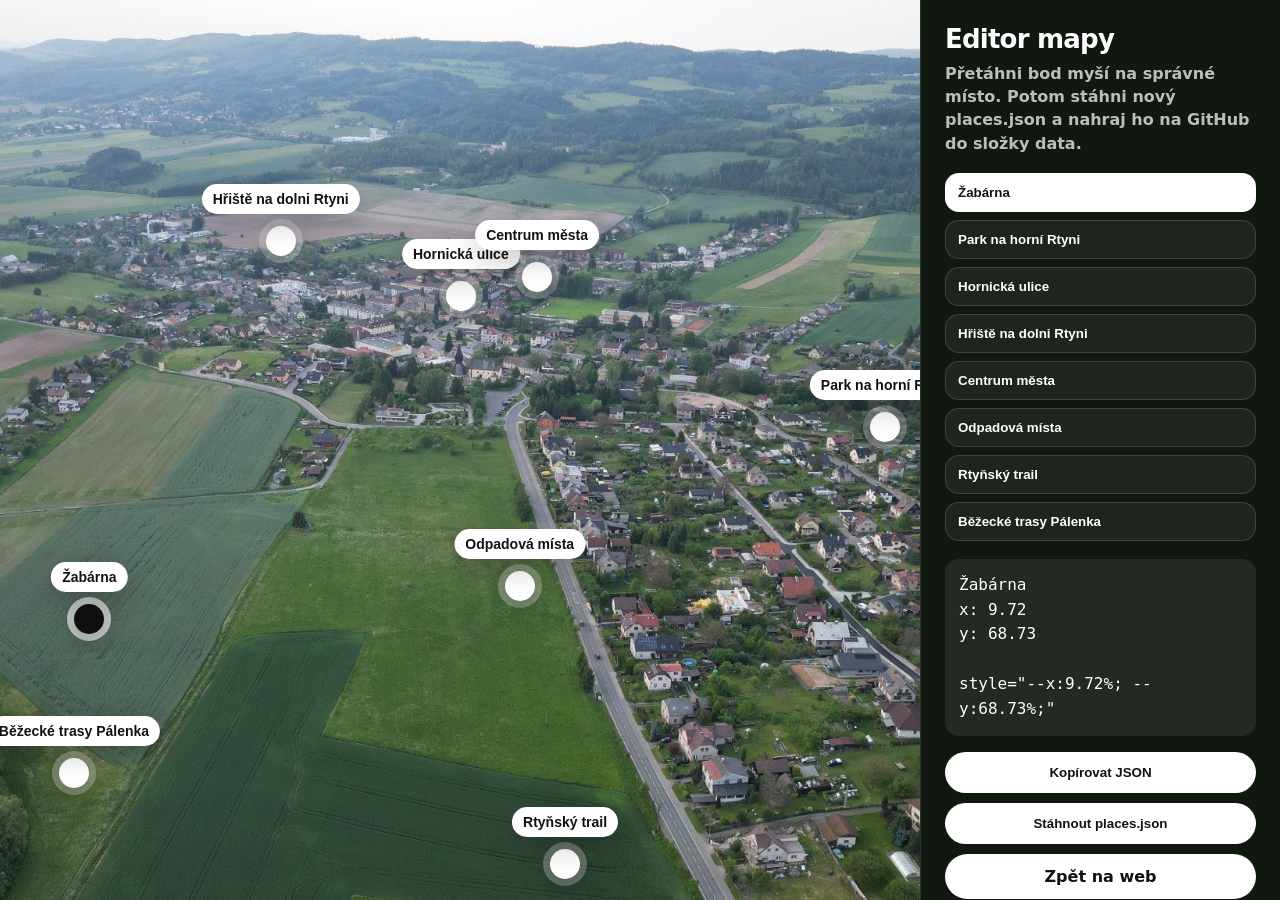
<file: editor.html>
<!doctype html>
<html lang="cs">
<head>
  <meta charset="utf-8" />
  <meta name="viewport" content="width=device-width, initial-scale=1" />
  <title>Editor mapy | Vize Rtyně</title>
  <link rel="stylesheet" href="style.css" />
  <style>
    body{background:#111;color:#fff;overflow:hidden}
    .editor-app{height:100svh;display:grid;grid-template-columns:minmax(0,1fr) 360px}
    .editor-map{position:relative;overflow:hidden;background:#111;cursor:crosshair}
    .editor-map img{position:absolute;inset:0;width:100%;height:100%;object-fit:cover;user-select:none;pointer-events:none}
    .editor-point{position:absolute;left:var(--x);top:var(--y);width:30px;height:30px;border:0;border-radius:999px;background:#fff;box-shadow:0 10px 28px rgba(0,0,0,.32),0 0 0 7px rgba(255,255,255,.28);transform:translate(-50%,-50%);cursor:grab;z-index:3}
    .editor-point:hover,.editor-point.active{background:#111;box-shadow:0 10px 28px rgba(0,0,0,.32),0 0 0 7px rgba(255,255,255,.65)}
    .editor-point:active{cursor:grabbing}
    .editor-label{position:absolute;left:50%;bottom:calc(100% + 12px);transform:translateX(-50%);background:#fff;color:#111;padding:7px 11px;border-radius:999px;font-size:14px;font-weight:850;white-space:nowrap;box-shadow:0 10px 28px rgba(0,0,0,.22)}
    .editor-panel{padding:24px;background:#101810;border-left:1px solid rgba(255,255,255,.12);overflow:auto}
    .editor-panel h1{margin:0 0 8px;font-size:26px;letter-spacing:-.03em}
    .editor-panel p{margin:0 0 18px;color:rgba(255,255,255,.72);line-height:1.45;font-weight:650}
    .editor-list{display:grid;gap:8px;margin:18px 0}
    .editor-place{border:1px solid rgba(255,255,255,.14);background:rgba(255,255,255,.06);color:#fff;border-radius:14px;padding:11px 12px;text-align:left;font-weight:800;cursor:pointer}
    .editor-place.active{background:#fff;color:#111}
    .editor-coords{padding:14px;border-radius:14px;background:rgba(255,255,255,.08);font-family:ui-monospace,SFMono-Regular,Menlo,monospace;line-height:1.55;margin:16px 0;white-space:pre-wrap}
    .editor-actions{display:grid;gap:10px;margin-top:14px}
    .editor-actions button,.editor-actions a{border:0;border-radius:999px;padding:13px 16px;font-weight:900;cursor:pointer;text-align:center;background:#fff;color:#111;text-decoration:none}
    .editor-actions button.secondary{background:rgba(255,255,255,.12);color:#fff}
    .editor-output{width:100%;min-height:220px;margin-top:16px;border:1px solid rgba(255,255,255,.16);border-radius:14px;padding:12px;background:#050805;color:#fff;font-family:ui-monospace,SFMono-Regular,Menlo,monospace;font-size:12px;line-height:1.45;resize:vertical}
    .editor-help{font-size:13px;color:rgba(255,255,255,.62);margin-top:18px}
    @media(max-width:900px){.editor-app{grid-template-columns:1fr;grid-template-rows:60svh 40svh}.editor-panel{border-left:0;border-top:1px solid rgba(255,255,255,.12)}}
  </style>
</head>
<body>
  <main class="editor-app">
    <section class="editor-map" id="editorMap" aria-label="Editor pozic na mapě">
      <img src="images/mapa/rtyne-letecky.jpg" alt="Letecký pohled na Rtyni" />
      <div id="editorPoints"></div>
    </section>

    <aside class="editor-panel">
      <h1>Editor mapy</h1>
      <p>Přetáhni bod myší na správné místo. Potom stáhni nový <strong>places.json</strong> a nahraj ho na GitHub do složky <strong>data</strong>.</p>
      <div class="editor-list" id="editorList"></div>
      <div class="editor-coords" id="editorCoords">Vyber bod.</div>
      <div class="editor-actions">
        <button type="button" id="copyJson">Kopírovat JSON</button>
        <button type="button" id="downloadJson">Stáhnout places.json</button>
        <a href="index.html">Zpět na web</a>
      </div>
      <textarea class="editor-output" id="editorOutput" spellcheck="false"></textarea>
      <div class="editor-help">Poznámka: editor nic neukládá na web automaticky. Změny se projeví až po nahrání exportovaného souboru <strong>data/places.json</strong> do GitHubu.</div>
    </aside>
  </main>

  <script>
    (function () {
      const map = document.getElementById('editorMap');
      const pointsEl = document.getElementById('editorPoints');
      const listEl = document.getElementById('editorList');
      const coordsEl = document.getElementById('editorCoords');
      const outputEl = document.getElementById('editorOutput');
      const copyBtn = document.getElementById('copyJson');
      const downloadBtn = document.getElementById('downloadJson');

      let places = [];
      let activeId = null;
      let draggingId = null;

      function clamp(value, min, max) {
        return Math.max(min, Math.min(max, value));
      }

      function format(value) {
        return Number(value).toFixed(2);
      }

      function setActive(id) {
        activeId = id;
        document.querySelectorAll('.editor-point').forEach((point) => point.classList.toggle('active', point.dataset.id === id));
        document.querySelectorAll('.editor-place').forEach((button) => button.classList.toggle('active', button.dataset.id === id));
        updateOutput();
      }

      function updateOutput() {
        const active = places.find((place) => place.id === activeId) || places[0];
        if (active) {
          coordsEl.textContent = `${active.title}\nx: ${format(active.x)}\ny: ${format(active.y)}\n\nstyle="--x:${format(active.x)}%; --y:${format(active.y)}%;"`;
        }
        outputEl.value = JSON.stringify(places.map((place) => ({
          id: place.id,
          title: place.title,
          x: Number(format(place.x)),
          y: Number(format(place.y))
        })), null, 2);
      }

      function movePlace(id, clientX, clientY) {
        const rect = map.getBoundingClientRect();
        const x = clamp(((clientX - rect.left) / rect.width) * 100, 0, 100);
        const y = clamp(((clientY - rect.top) / rect.height) * 100, 0, 100);
        const place = places.find((item) => item.id === id);
        if (!place) return;
        place.x = Number(format(x));
        place.y = Number(format(y));
        const point = document.querySelector(`.editor-point[data-id="${CSS.escape(id)}"]`);
        if (point) {
          point.style.setProperty('--x', `${place.x}%`);
          point.style.setProperty('--y', `${place.y}%`);
        }
        updateOutput();
      }

      function render() {
        pointsEl.innerHTML = '';
        listEl.innerHTML = '';

        places.forEach((place) => {
          const point = document.createElement('button');
          point.className = 'editor-point';
          point.type = 'button';
          point.dataset.id = place.id;
          point.style.setProperty('--x', `${place.x}%`);
          point.style.setProperty('--y', `${place.y}%`);
          point.setAttribute('aria-label', place.title);

          const label = document.createElement('span');
          label.className = 'editor-label';
          label.textContent = place.title;
          point.appendChild(label);

          point.addEventListener('pointerdown', (event) => {
            event.preventDefault();
            draggingId = place.id;
            point.setPointerCapture(event.pointerId);
            setActive(place.id);
            movePlace(place.id, event.clientX, event.clientY);
          });

          point.addEventListener('pointermove', (event) => {
            if (draggingId !== place.id) return;
            movePlace(place.id, event.clientX, event.clientY);
          });

          point.addEventListener('pointerup', () => {
            draggingId = null;
          });

          pointsEl.appendChild(point);

          const item = document.createElement('button');
          item.className = 'editor-place';
          item.type = 'button';
          item.dataset.id = place.id;
          item.textContent = place.title;
          item.addEventListener('click', () => setActive(place.id));
          listEl.appendChild(item);
        });

        setActive(places[0]?.id || null);
      }

      map.addEventListener('click', (event) => {
        if (!activeId || event.target.closest('.editor-point')) return;
        movePlace(activeId, event.clientX, event.clientY);
      });

      copyBtn.addEventListener('click', async () => {
        try {
          await navigator.clipboard.writeText(outputEl.value);
          copyBtn.textContent = 'Zkopírováno';
          setTimeout(() => copyBtn.textContent = 'Kopírovat JSON', 1200);
        } catch {
          outputEl.select();
        }
      });

      downloadBtn.addEventListener('click', () => {
        const blob = new Blob([outputEl.value + '\n'], { type: 'application/json' });
        const url = URL.createObjectURL(blob);
        const link = document.createElement('a');
        link.href = url;
        link.download = 'places.json';
        document.body.appendChild(link);
        link.click();
        link.remove();
        URL.revokeObjectURL(url);
      });

      fetch('data/places.json')
        .then((response) => response.json())
        .then((data) => {
          places = data;
          render();
        });
    })();
  </script>
</body>
</html>
</file>
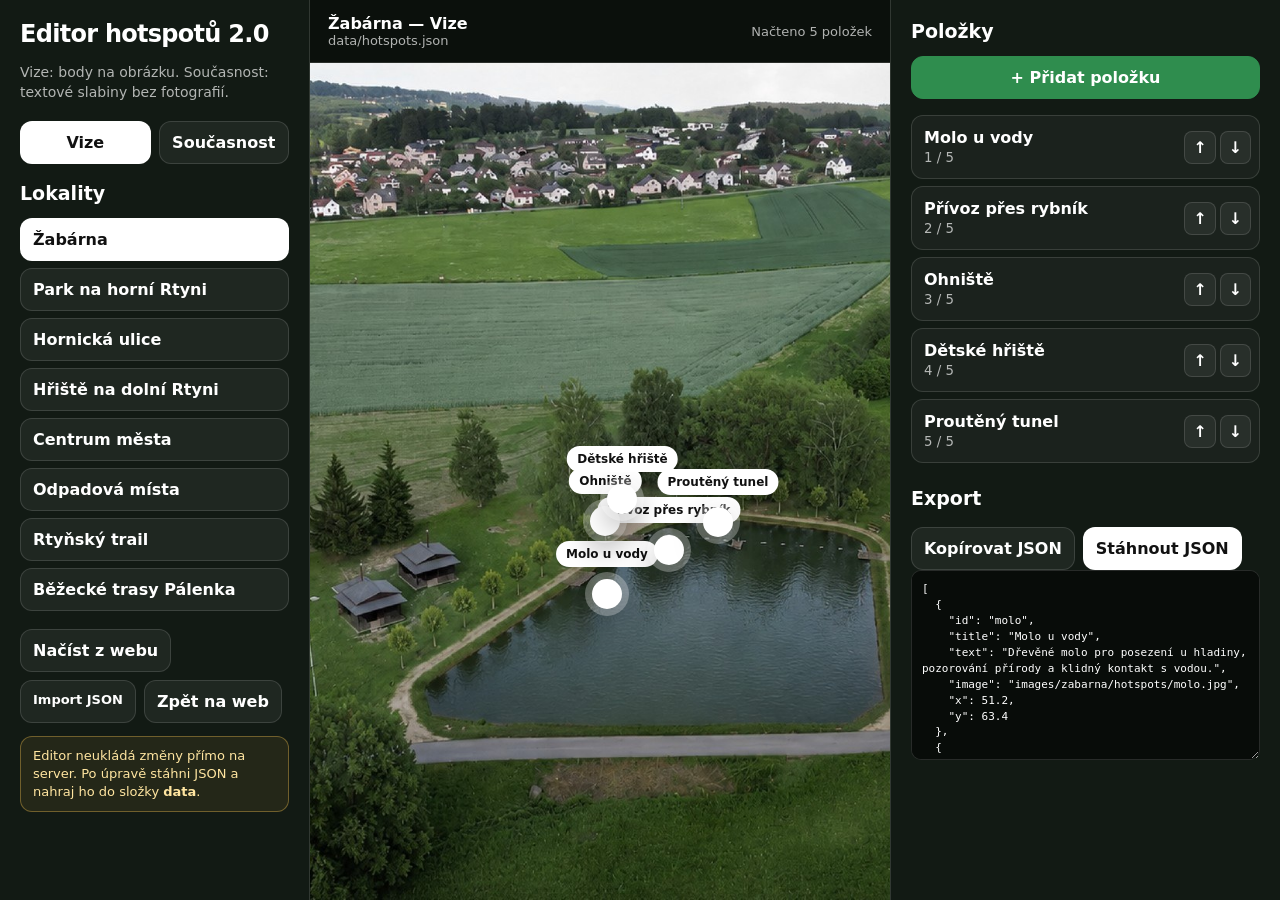
<file: hotspot-editor.html>
<!doctype html>
<html lang="cs">
<head>
  <meta charset="utf-8">
  <meta name="viewport" content="width=device-width,initial-scale=1">
  <title>Editor hotspotů 2.0 | Vize Rtyně 2035</title>
  <style>
    :root{
      --bg:#0b100c;--panel:#121a14;--panel2:#18221a;--line:rgba(255,255,255,.13);
      --text:#fff;--muted:rgba(255,255,255,.68);--green:#2f8d4e;--danger:#c94848;
    }
    *{box-sizing:border-box}
    body{margin:0;background:var(--bg);color:var(--text);font-family:Inter,system-ui,-apple-system,Segoe UI,sans-serif}
    button,input,textarea,select{font:inherit}
    button{cursor:pointer}
    .app{min-height:100svh;display:grid;grid-template-columns:310px minmax(0,1fr) 390px}
    .sidebar,.inspector{background:var(--panel);padding:20px;overflow:auto}
    .sidebar{border-right:1px solid var(--line)}
    .inspector{border-left:1px solid var(--line)}
    h1{margin:0;font-size:24px;letter-spacing:-.03em}
    h2{margin:0 0 14px;font-size:19px}
    .muted{color:var(--muted);line-height:1.45;font-size:14px}
    .mode{display:grid;grid-template-columns:1fr 1fr;gap:8px;margin:18px 0}
    .mode button,.place-btn,.action,.small{
      border:1px solid var(--line);background:rgba(255,255,255,.06);color:#fff;border-radius:12px;
      padding:11px 12px;font-weight:800
    }
    .mode button.active,.place-btn.active{background:#fff;color:#111}
    .places{display:grid;gap:7px}
    .place-btn{text-align:left}
    .toolbar{display:flex;flex-wrap:wrap;gap:8px;margin-top:18px}
    .action.primary{background:#fff;color:#111}
    .action.green{background:var(--green);border-color:var(--green)}
    .action.danger{background:var(--danger);border-color:var(--danger)}
    .workspace{min-width:0;display:grid;grid-template-rows:auto minmax(0,1fr)}
    .topbar{padding:14px 18px;border-bottom:1px solid var(--line);display:flex;align-items:center;justify-content:space-between;gap:12px}
    .status{font-size:13px;color:var(--muted)}
    .canvas-wrap{position:relative;min-height:520px;overflow:hidden;background:#050805}
    .canvas{position:absolute;inset:0;overflow:hidden;cursor:crosshair}
    .canvas img{width:100%;height:100%;display:block;object-fit:cover;pointer-events:none;user-select:none}
    .empty-current{position:absolute;inset:0;display:grid;place-items:center;padding:30px;text-align:center;color:var(--muted)}
    .point{position:absolute;left:var(--x);top:var(--y);width:30px;height:30px;border:0;border-radius:50%;
      transform:translate(-50%,-50%);background:#fff;box-shadow:0 0 0 7px rgba(255,255,255,.28),0 12px 30px rgba(0,0,0,.4);z-index:3}
    .point.active{background:#111;box-shadow:0 0 0 8px rgba(255,255,255,.72),0 12px 30px rgba(0,0,0,.45)}
    .point span{position:absolute;left:50%;bottom:42px;transform:translateX(-50%);white-space:nowrap;background:#fff;color:#111;border-radius:999px;padding:6px 10px;font-size:12px;font-weight:900}
    label{display:grid;gap:6px;margin-bottom:12px;color:var(--muted);font-size:13px;font-weight:750}
    input,textarea{width:100%;border:1px solid var(--line);border-radius:10px;background:#080c09;color:#fff;padding:10px}
    textarea{min-height:108px;resize:vertical;line-height:1.45}
    .coords{display:grid;grid-template-columns:1fr 1fr;gap:10px}
    .items{display:grid;gap:7px;margin:16px 0}
    .item{display:grid;grid-template-columns:minmax(0,1fr) auto;gap:8px;align-items:center;border:1px solid var(--line);border-radius:12px;padding:8px;background:rgba(255,255,255,.04)}
    .item-main{border:0;background:none;color:#fff;text-align:left;padding:4px;min-width:0}
    .item-main strong{display:block;white-space:nowrap;overflow:hidden;text-overflow:ellipsis}
    .item-main small{color:var(--muted)}
    .item.active{background:rgba(255,255,255,.13)}
    .item-actions{display:flex;gap:4px}
    .small{padding:6px 8px;border-radius:8px}
    .json{min-height:190px;font-family:ui-monospace,SFMono-Regular,Menlo,monospace;font-size:11px}
    .hidden{display:none!important}
    .notice{padding:10px 12px;border:1px solid rgba(255,200,80,.35);background:rgba(255,200,80,.08);border-radius:12px;color:#ffe5a0;font-size:13px;line-height:1.4}
    @media(max-width:1050px){
      .app{grid-template-columns:250px minmax(0,1fr)}
      .inspector{grid-column:1/-1;border-left:0;border-top:1px solid var(--line)}
    }
    @media(max-width:720px){
      .app{display:block}.sidebar,.inspector{border:0}.canvas-wrap{height:55svh;min-height:380px}
      .topbar{align-items:flex-start;flex-direction:column}.coords{grid-template-columns:1fr 1fr}
    }
  </style>
</head>
<body>
<div class="app">
  <aside class="sidebar">
    <h1>Editor hotspotů 2.0</h1>
    <p class="muted">Vize: body na obrázku. Současnost: textové slabiny bez fotografií.</p>

    <div class="mode">
      <button id="modeVision" class="active">Vize</button>
      <button id="modeCurrent">Současnost</button>
    </div>

    <h2>Lokality</h2>
    <div id="places" class="places"></div>

    <div class="toolbar">
      <button id="reload" class="action">Načíst z webu</button>
      <label class="action" style="display:block;margin:0">
        Import JSON
        <input id="importFile" type="file" accept=".json,application/json" hidden>
      </label>
      <a href="index.html" class="action" style="text-decoration:none">Zpět na web</a>
    </div>

    <p class="notice">Editor neukládá změny přímo na server. Po úpravě stáhni JSON a nahraj ho do složky <b>data</b>.</p>
  </aside>

  <main class="workspace">
    <header class="topbar">
      <div>
        <strong id="heading">Načítání…</strong>
        <div id="filename" class="status"></div>
      </div>
      <div id="status" class="status">Připraveno</div>
    </header>

    <div class="canvas-wrap">
      <div id="canvas" class="canvas">
        <img id="background" alt="">
        <div id="points"></div>
        <div id="currentHelp" class="empty-current hidden">
          <div>
            <h2>Textové body současnosti</h2>
            <p>U tohoto režimu nejsou souřadnice ani fotografie. Položky upravuj v pravém panelu a pořadí měň šipkami.</p>
          </div>
        </div>
      </div>
    </div>
  </main>

  <aside class="inspector">
    <h2>Položky</h2>
    <button id="addItem" class="action green" style="width:100%">+ Přidat položku</button>
    <div id="items" class="items"></div>

    <section id="formSection" class="hidden">
      <h2>Úprava položky</h2>
      <label>ID
        <input id="fieldId" autocomplete="off">
      </label>
      <label>Název
        <input id="fieldTitle" autocomplete="off">
      </label>
      <label>Popis
        <textarea id="fieldText"></textarea>
      </label>
      <label id="imageField">Cesta k obrázku
        <input id="fieldImage" placeholder="images/lokalita/hotspots/obrazek.webp">
      </label>
      <div id="coordFields" class="coords">
        <label>X (%)
          <input id="fieldX" type="number" min="0" max="100" step="0.01">
        </label>
        <label>Y (%)
          <input id="fieldY" type="number" min="0" max="100" step="0.01">
        </label>
      </div>
      <div class="toolbar">
        <button id="deleteItem" class="action danger">Smazat položku</button>
      </div>
    </section>

    <h2 style="margin-top:24px">Export</h2>
    <div class="toolbar">
      <button id="copyJson" class="action">Kopírovat JSON</button>
      <button id="downloadJson" class="action primary">Stáhnout JSON</button>
    </div>
    <textarea id="jsonOutput" class="json" spellcheck="false"></textarea>
  </aside>
</div>

<script>
(() => {
  const locations = [
    {id:'zabarna', title:'Žabárna', folder:'zabarna', vision:'data/hotspots.json', current:'data/zabarna-current.json'},
    {id:'horni', title:'Park na horní Rtyni', folder:'horni', vision:'data/horni-hotspots.json', current:'data/horni-current.json'},
    {id:'hornicka', title:'Hornická ulice', folder:'hornicka', vision:'data/hornicka-hotspots.json', current:'data/hornicka-current.json'},
    {id:'dolni', title:'Hřiště na dolní Rtyni', folder:'dolni', vision:'data/dolni-hotspots.json', current:'data/dolni-current.json'},
    {id:'centrum', title:'Centrum města', folder:'centrum', vision:'data/centrum-hotspots.json', current:'data/centrum-current.json'},
    {id:'odpady', title:'Odpadová místa', folder:'odpady', vision:'data/odpady-hotspots.json', current:'data/odpady-current.json'},
    {id:'rtynsky-trail', title:'Rtyňský trail', folder:'rtynsky-trail', vision:'data/rtynsky-trail-hotspots.json', current:'data/rtynsky-trail-current.json'},
    {id:'bezecke-trasy-palenka', title:'Běžecké trasy Pálenka', folder:'palenka', vision:'data/palenka-hotspots.json', current:'data/palenka-current.json'}
  ];

  const $ = id => document.getElementById(id);
  const els = {
    places:$('places'), modeVision:$('modeVision'), modeCurrent:$('modeCurrent'),
    heading:$('heading'), filename:$('filename'), status:$('status'), canvas:$('canvas'),
    background:$('background'), points:$('points'), currentHelp:$('currentHelp'),
    items:$('items'), addItem:$('addItem'), form:$('formSection'), fieldId:$('fieldId'),
    fieldTitle:$('fieldTitle'), fieldText:$('fieldText'), imageField:$('imageField'),
    fieldImage:$('fieldImage'), coordFields:$('coordFields'), fieldX:$('fieldX'),
    fieldY:$('fieldY'), deleteItem:$('deleteItem'), json:$('jsonOutput'),
    copy:$('copyJson'), download:$('downloadJson'), reload:$('reload'), importFile:$('importFile')
  };

  let mode = 'vision';
  let location = locations[0];
  let data = [];
  let selected = -1;
  let dragging = false;

  const clamp = n => Math.max(0, Math.min(100, Number(n) || 0));
  const slugify = value => String(value || 'nova-polozka')
    .normalize('NFD').replace(/[\u0300-\u036f]/g,'').toLowerCase()
    .replace(/[^a-z0-9]+/g,'-').replace(/^-|-$/g,'') || 'nova-polozka';

  function filePath(){ return location[mode]; }
  function fileName(){ return filePath().split('/').pop(); }
  function backgroundPath(){ return `images/${location.folder}/vize.jpg`; }

  function setStatus(text){ els.status.textContent = text; }

  function normalize(raw){
    if(!Array.isArray(raw)) return [];
    return raw.map((item, index) => mode === 'vision' ? {
      id: item.id || slugify(item.title || `bod-${index+1}`),
      title: item.title || '',
      text: item.text || item.description || '',
      image: item.image || '',
      x: clamp(item.x ?? 50),
      y: clamp(item.y ?? 50)
    } : {
      title: item.title || '',
      text: item.text || item.description || ''
    });
  }

  async function load(){
    setStatus('Načítám…');
    selected = -1;
    try{
      const response = await fetch(filePath(), {cache:'no-store'});
      if(!response.ok) throw new Error(`HTTP ${response.status}`);
      data = normalize(await response.json());
      setStatus(`Načteno ${data.length} položek`);
    }catch(error){
      data = [];
      setStatus('Soubor se nepodařilo načíst. Lze jej importovat ručně.');
    }
    renderAll();
  }

  function renderPlaces(){
    els.places.innerHTML = '';
    locations.forEach(item => {
      const button = document.createElement('button');
      button.className = 'place-btn' + (item.id === location.id ? ' active' : '');
      button.textContent = item.title;
      button.onclick = () => { location = item; load(); renderPlaces(); };
      els.places.appendChild(button);
    });
  }

  function renderCanvas(){
    const vision = mode === 'vision';
    els.background.classList.toggle('hidden', !vision);
    els.currentHelp.classList.toggle('hidden', vision);
    els.points.classList.toggle('hidden', !vision);
    if(vision){
      els.background.src = backgroundPath();
      els.background.alt = location.title;
    }
    els.points.innerHTML = '';
    if(!vision) return;

    data.forEach((item,index) => {
      const p = document.createElement('button');
      p.className = 'point' + (index === selected ? ' active' : '');
      p.style.setProperty('--x', `${item.x}%`);
      p.style.setProperty('--y', `${item.y}%`);
      p.innerHTML = `<span>${escapeHtml(item.title || `Bod ${index+1}`)}</span>`;
      p.onpointerdown = event => {
        event.preventDefault(); dragging = true; selected = index; p.setPointerCapture(event.pointerId);
        moveByPointer(event); renderAll();
      };
      p.onpointermove = event => { if(dragging) moveByPointer(event); };
      p.onpointerup = () => { dragging = false; };
      p.onclick = event => { event.stopPropagation(); selected=index; renderAll(); };
      els.points.appendChild(p);
    });
  }

  function moveByPointer(event){
    if(selected < 0 || mode !== 'vision') return;
    const rect = els.canvas.getBoundingClientRect();
    data[selected].x = Number(clamp((event.clientX-rect.left)/rect.width*100).toFixed(2));
    data[selected].y = Number(clamp((event.clientY-rect.top)/rect.height*100).toFixed(2));
    renderCanvas(); renderForm(); renderJson();
  }

  els.canvas.addEventListener('click', event => {
    if(mode !== 'vision' || selected < 0 || event.target.closest('.point')) return;
    moveByPointer(event);
  });

  function escapeHtml(value){
    return String(value).replace(/[&<>"']/g, c => ({'&':'&amp;','<':'&lt;','>':'&gt;','"':'&quot;',"'":'&#039;'}[c]));
  }

  function renderItems(){
    els.items.innerHTML='';
    data.forEach((item,index)=>{
      const row=document.createElement('div');
      row.className='item'+(index===selected?' active':'');
      const main=document.createElement('button');
      main.className='item-main';
      main.innerHTML=`<strong>${escapeHtml(item.title || `Položka ${index+1}`)}</strong><small>${index+1} / ${data.length}</small>`;
      main.onclick=()=>{selected=index;renderAll()};
      const actions=document.createElement('div');
      actions.className='item-actions';
      const up=document.createElement('button'); up.className='small'; up.textContent='↑'; up.title='Posunout výš';
      up.disabled=index===0; up.onclick=()=>moveItem(index,-1);
      const down=document.createElement('button'); down.className='small'; down.textContent='↓'; down.title='Posunout níž';
      down.disabled=index===data.length-1; down.onclick=()=>moveItem(index,1);
      actions.append(up,down); row.append(main,actions); els.items.appendChild(row);
    });
  }

  function moveItem(index,delta){
    const next=index+delta; if(next<0||next>=data.length)return;
    [data[index],data[next]]=[data[next],data[index]]; selected=next; renderAll();
  }

  function renderForm(){
    const item=data[selected];
    els.form.classList.toggle('hidden',!item);
    if(!item)return;
    els.fieldId.parentElement.classList.toggle('hidden',mode!=='vision');
    els.imageField.classList.toggle('hidden',mode!=='vision');
    els.coordFields.classList.toggle('hidden',mode!=='vision');
    els.fieldId.value=item.id||'';
    els.fieldTitle.value=item.title||'';
    els.fieldText.value=item.text||'';
    els.fieldImage.value=item.image||'';
    els.fieldX.value=item.x??50;
    els.fieldY.value=item.y??50;
  }

  function renderJson(){
    els.json.value=JSON.stringify(data,null,2)+'\n';
    els.heading.textContent=`${location.title} — ${mode==='vision'?'Vize':'Současnost'}`;
    els.filename.textContent=filePath();
  }

  function renderAll(){ renderPlaces(); renderCanvas(); renderItems(); renderForm(); renderJson(); }

  function updateField(key,value){
    if(selected<0)return;
    data[selected][key]=value;
    if(key==='title' && mode==='vision' && !data[selected].id) data[selected].id=slugify(value);
    renderCanvas(); renderItems(); renderJson();
  }

  els.fieldId.oninput=e=>updateField('id',e.target.value);
  els.fieldTitle.oninput=e=>updateField('title',e.target.value);
  els.fieldText.oninput=e=>updateField('text',e.target.value);
  els.fieldImage.oninput=e=>updateField('image',e.target.value);
  els.fieldX.oninput=e=>updateField('x',Number(clamp(e.target.value).toFixed(2)));
  els.fieldY.oninput=e=>updateField('y',Number(clamp(e.target.value).toFixed(2)));

  els.addItem.onclick=()=>{
    if(mode==='vision'){
      data.push({id:`novy-bod-${data.length+1}`,title:'Nový bod',text:'',image:'',x:50,y:50});
    }else{
      data.push({title:'Nová slabina',text:''});
    }
    selected=data.length-1; renderAll();
  };

  els.deleteItem.onclick=()=>{
    if(selected<0)return;
    if(!confirm(`Smazat položku „${data[selected].title}“?`))return;
    data.splice(selected,1); selected=Math.min(selected,data.length-1); renderAll();
  };

  function setMode(next){
    mode=next;
    els.modeVision.classList.toggle('active',mode==='vision');
    els.modeCurrent.classList.toggle('active',mode==='current');
    load();
  }
  els.modeVision.onclick=()=>setMode('vision');
  els.modeCurrent.onclick=()=>setMode('current');
  els.reload.onclick=load;

  els.copy.onclick=async()=>{
    try{await navigator.clipboard.writeText(els.json.value);setStatus('JSON zkopírován');}
    catch{els.json.select();setStatus('Text označen ke kopírování');}
  };

  els.download.onclick=()=>{
    const blob=new Blob([els.json.value],{type:'application/json;charset=utf-8'});
    const url=URL.createObjectURL(blob); const a=document.createElement('a');
    a.href=url;a.download=fileName();document.body.appendChild(a);a.click();a.remove();URL.revokeObjectURL(url);
    setStatus(`Stažen ${fileName()}`);
  };

  els.importFile.onchange=async event=>{
    const file=event.target.files[0]; if(!file)return;
    try{data=normalize(JSON.parse(await file.text()));selected=data.length?0:-1;renderAll();setStatus(`Importováno ${data.length} položek`);}
    catch{alert('Soubor není platný JSON.');}
    event.target.value='';
  };

  els.json.addEventListener('change',()=>{
    try{data=normalize(JSON.parse(els.json.value));selected=Math.min(selected,data.length-1);renderAll();setStatus('JSON použit');}
    catch{alert('JSON obsahuje chybu.');renderJson();}
  });

  renderPlaces();
  load();
})();
</script>
</body>
</html>
</file>
<file: style.css>
:root{
  --green:#2f8d4e;
  --black:#08110c;
  --white:#fff;
  --glass-light:rgba(255,255,255,.9);
  --shadow:0 20px 60px rgba(0,0,0,.28);
}
*{box-sizing:border-box}
html{scroll-behavior:smooth}
body{
  margin:0;
  font-family:Inter, ui-sans-serif, system-ui, -apple-system, BlinkMacSystemFont, "Segoe UI", sans-serif;
  color:var(--white);
  background:#0b120e;
  overflow-x:hidden;
}
a{color:inherit;text-decoration:none}
.page{min-height:100svh}

.topbar{
  position:fixed;
  z-index:50;
  top:18px;
  left:22px;
  right:22px;
  display:grid;
  grid-template-columns:1fr;
  align-items:center;
  gap:18px;
  pointer-events:none;
}
.nav{
  justify-self:center;
pointer-events:auto}
.brand{
  display:flex;
  align-items:center;
  gap:12px;
  font-weight:900;
  letter-spacing:.02em;
  font-size:clamp(20px,2vw,34px);
  text-shadow:0 3px 18px rgba(0,0,0,.35);
}
.brand-mark{
  width:44px;height:44px;border-radius:12px;
  display:grid;place-items:center;
  background:var(--glass-light);
  color:var(--green);
  box-shadow:0 8px 24px rgba(0,0,0,.22);
}
.nav{
  display:flex;
  gap:4px;
  padding:6px;
  border-radius:999px;
  background:rgba(0,0,0,.70);
  box-shadow:0 12px 34px rgba(0,0,0,.25);
  backdrop-filter:blur(12px);
}
.nav a,.dropdown-toggle{
  display:block;
  padding:12px 24px;
  border-radius:999px;
  font-weight:800;
  font-size:18px;
  line-height:1;
}
.nav a.active{background:var(--green)}
.dropdown{position:relative}
.dropdown-toggle{
  border:0;
  color:#fff;
  background:transparent;
  font-family:inherit;
  cursor:pointer;
}
.dropdown-menu{
  position:absolute;
  top:calc(100% + 10px);
  left:50%;
  min-width:260px;
  transform:translateX(-50%) translateY(8px);
  opacity:0;
  visibility:hidden;
  overflow:hidden;
  border-radius:18px;
  background:rgba(255,255,255,.96);
  color:#111;
  box-shadow:0 20px 50px rgba(0,0,0,.25);
  backdrop-filter:blur(12px);
  transition:opacity .18s ease, transform .18s ease, visibility .18s ease;
}
.dropdown:hover .dropdown-menu,
.dropdown:focus-within .dropdown-menu{
  opacity:1;
  visibility:visible;
  transform:translateX(-50%) translateY(0);
}
.dropdown-menu a{
  padding:14px 18px;
  border-radius:0;
  color:#111;
  font-size:15px;
  font-weight:800;
  line-height:1.25;
}
.dropdown-menu a:hover{background:#f2f2f2}

.city-map{
  position:relative;
  width:100vw;
  height:100svh;
  overflow:hidden;
  isolation:isolate;
  background:#111;
}
.city-map::after{
  content:"";
  position:absolute;
  inset:0;
  z-index:1;
  pointer-events:none;
  background:linear-gradient(to bottom, rgba(0,0,0,.18), rgba(0,0,0,.02) 35%, rgba(0,0,0,.18));
}
.city-map-img{
  position:absolute;
  inset:0;
  width:100%;
  height:100%;
  object-fit:cover;
  object-position:center center;
  user-select:none;
  pointer-events:none;
}
.city-title{
  position:absolute;
  z-index:4;
  top:112px;
  left:50%;
  transform:translateX(-50%);
  width:min(92vw,760px);
  text-align:center;
  text-shadow:0 3px 18px rgba(0,0,0,.45);
  pointer-events:none;
}
.city-title h1{
  margin:0;
  font-size:clamp(48px,7vw,104px);
  line-height:.92;
  letter-spacing:-.055em;
}
.city-title p{
  margin:16px 0 0;
  font-size:clamp(16px,1.7vw,24px);
  font-weight:750;
}
.city-points{
  position:absolute;
  inset:0;
  z-index:5;
}
.city-hotspot{
  position:absolute;
  left:var(--x);
  top:var(--y);
  width:28px;
  height:28px;
  border-radius:999px;
  background:#fff;
  box-shadow:0 10px 28px rgba(0,0,0,.26), 0 0 0 6px rgba(255,255,255,.28);
  transform:translate(-50%,-50%) scale(1);
  transition:transform .2s ease, background .18s ease;
}
.city-hotspot::after{
  content:"";
  position:absolute;
  inset:-10px;
  border-radius:999px;
  border:2px solid rgba(255,255,255,.55);
  animation:pulse 1.8s ease-out infinite;
}
.city-hotspot:hover{
  background:#111;
  transform:translate(-50%,-50%) scale(1.12);
}
.city-tooltip{
  position:absolute;
  left:50%;
  bottom:calc(100% + 14px);
  transform:translateX(-50%) translateY(4px);
  padding:8px 13px;
  border-radius:999px;
  background:rgba(255,255,255,.96);
  color:#111;
  font-size:15px;
  font-weight:900;
  white-space:nowrap;
  opacity:0;
  pointer-events:none;
  box-shadow:0 10px 28px rgba(0,0,0,.22);
  transition:opacity .18s ease, transform .18s ease;
}
.city-hotspot:hover .city-tooltip{
  opacity:1;
  transform:translateX(-50%) translateY(0);
}

.compare{
  position:relative;
  width:100vw;
  height:100svh;
  overflow:hidden;
  isolation:isolate;
  background:#111;
}
.compare-img{
  position:absolute;
  inset:0;
  width:100%;
  height:100%;
  object-fit:cover;
  object-position:center center;
  user-select:none;
  pointer-events:none;
}
.compare-before{
  position:absolute;
  inset:0;
  width:50%;
  overflow:hidden;
  z-index:2;
}
.compare-before .compare-img{
  width:100vw;
  max-width:none;
}
.compare-range{
  position:absolute;
  inset:0;
  z-index:25;
  width:100%;
  height:100%;
  opacity:0;
  cursor:ew-resize;
}
.compare-line{
  position:absolute;
  z-index:22;
  top:0;
  bottom:0;
  left:50%;
  width:3px;
  transform:translateX(-50%);
  background:rgba(255,255,255,.95);
  box-shadow:0 0 16px rgba(0,0,0,.18);
  pointer-events:none;
}
.handle{
  position:absolute;
  top:50%;left:50%;
  transform:translate(-50%,-50%);
  width:58px;height:58px;
  display:grid;place-items:center;
  border-radius:999px;
  background:#fff;
  color:#101810;
  font-size:28px;
  font-weight:900;
  box-shadow:0 16px 42px rgba(0,0,0,.28);
}
.title-card{
  position:absolute;
  z-index:18;
  top:96px;
  left:50%;
  width:min(92vw,1100px);
  transform:translateX(-50%);
  text-align:center;
  pointer-events:none;
  text-shadow:0 3px 18px rgba(0,0,0,.45);
}
.title-card h1{
  margin:0;
  font-size:clamp(44px,7vw,112px);
  line-height:.9;
  letter-spacing:-.055em;
}
.labels{
  position:absolute;
  z-index:18;
  left:22px;
  right:22px;
  bottom:22px;
  display:flex;
  justify-content:space-between;
  pointer-events:none;
}
.labels span{
  padding:10px 16px;
  border-radius:999px;
  background:rgba(0,0,0,.72);
  backdrop-filter:blur(8px);
  font-weight:900;
  box-shadow:0 12px 34px rgba(0,0,0,.22);
}

.hotspots{
  position:absolute;
  inset:0;
  z-index:30;
  pointer-events:none;
}
.hotspot{
  position:absolute;
  width:22px;
  height:22px;
  min-width:22px;
  padding:0;
  border:0;
  border-radius:999px;
  background:#fff;
  color:transparent;
  font-size:0;
  line-height:1;
  transform:translate(-50%,-50%) scale(.92);
  box-shadow:0 10px 28px rgba(0,0,0,.26), 0 0 0 5px rgba(255,255,255,.28);
  cursor:pointer;
  opacity:0;
  pointer-events:none;
  transition:opacity .28s ease, transform .20s ease, background .18s ease;
}
.hotspot-dot{
  display:block;
  width:100%;
  height:100%;
  border-radius:999px;
  background:transparent;
}
.hotspot-tooltip{
  position:absolute;
  left:50%;
  bottom:calc(100% + 12px);
  transform:translateX(-50%) translateY(4px);
  padding:7px 12px;
  border-radius:999px;
  background:rgba(255,255,255,.96);
  color:#111;
  font-size:14px;
  font-weight:850;
  white-space:nowrap;
  opacity:0;
  pointer-events:none;
  box-shadow:0 10px 28px rgba(0,0,0,.22);
  transition:opacity .18s ease, transform .18s ease;
}
.hotspots.visible .hotspot.future-visible{
  opacity:1;
  pointer-events:auto;
  transform:translate(-50%,-50%) scale(1);
}
.hotspots.visible .hotspot.future-visible::after{
  content:"";
  position:absolute;
  inset:-8px;
  border-radius:999px;
  border:2px solid rgba(255,255,255,.55);
  animation:pulse 1.8s ease-out infinite;
}
.hotspot:hover,
.hotspot.active{
  transform:translate(-50%,-50%) scale(1.12) !important;
  background:#111;
}
.hotspot:hover .hotspot-tooltip,
.hotspot.active .hotspot-tooltip{
  opacity:1;
  transform:translateX(-50%) translateY(0);
}
@keyframes pulse{
  from{opacity:.55;transform:scale(.82)}
  to{opacity:0;transform:scale(1.35)}
}
.info-card{
  position:absolute;
  z-index:40;
  width:min(360px, calc(100vw - 32px));
  overflow:hidden;
  border-radius:24px;
  background:rgba(255,255,255,.95);
  color:#101810;
  box-shadow:var(--shadow);
  border:1px solid rgba(255,255,255,.65);
  backdrop-filter:blur(10px);
}
.info-card[hidden]{display:none}
.info-card img{
  width:100%;
  height:210px;
  object-fit:cover;
  display:block;
}
.card-body{padding:16px 18px 20px}
.card-body h2{margin:0 0 8px;font-size:24px;line-height:1.1}
.card-body p{margin:0;color:#334036;line-height:1.45;font-weight:600}
.card-close{
  position:absolute;
  top:10px;right:10px;
  width:36px;height:36px;
  border:0;border-radius:999px;
  background:rgba(0,0,0,.72);
  color:white;
  font-size:24px;
  cursor:pointer;
}

@media (max-width:900px){
  .topbar{grid-template-columns:auto 1fr;top:12px;left:12px;right:12px}
  .brand span:last-child{font-size:22px}
  .brand-mark{width:38px;height:38px}
  .nav{justify-self:end}
  .nav a,.dropdown-toggle{padding:10px 14px;font-size:15px}
  .dropdown-menu{left:auto;right:0;transform:translateY(8px);min-width:230px}
  .dropdown:hover .dropdown-menu,.dropdown:focus-within .dropdown-menu{transform:translateY(0)}
  .city-title{top:94px}
  .city-title h1{font-size:clamp(44px,13vw,78px)}
  .city-title p{font-size:16px}
  .title-card{top:94px;width:min(92vw,720px)}
  .title-card h1{font-size:clamp(44px,14vw,84px)}
  .info-card img{height:180px}
}
@media (max-width:560px){
  .city-title{top:86px}
  .city-title h1{font-size:50px}
  .city-title p{display:none}
  .city-hotspot{width:24px;height:24px}
  .title-card{top:86px}
  .title-card h1{font-size:46px}
  .hotspot{width:20px;height:20px;min-width:20px}
  .handle{width:50px;height:50px;font-size:24px}
  .labels{display:none}
}

/* Mobilní zobrazení: fotografie/vizualizace vždy přes celou šířku bez ořezu stran */
@media (max-width: 700px){
  body{
    background:#0b120e;
  }

  .page{
    min-height:0;
  }

  .topbar{
    top:10px;
    left:10px;
    right:10px;
    display:flex;
    justify-content:space-between;
    align-items:center;
    gap:8px;
  }

  .brand{
    min-width:0;
    gap:8px;
    font-size:18px;
    white-space:nowrap;
  }

  .brand-mark{
    width:38px;
    height:38px;
    border-radius:10px;
    flex:0 0 auto;
  }

  .brand span:last-child{
    font-size:18px;
    line-height:1;
    max-width:132px;
    overflow:hidden;
    text-overflow:ellipsis;
  }

  .nav{
    flex:0 0 auto;
    padding:5px;
    gap:2px;
  }

  .nav a,
  .dropdown-toggle{
    padding:10px 13px;
    font-size:15px;
  }

  .dropdown-menu{
    right:0;
    left:auto;
    min-width:220px;
    transform:translateY(8px);
  }

  .dropdown:hover .dropdown-menu,
  .dropdown:focus-within .dropdown-menu{
    transform:translateY(0);
  }

  .city-map,
  .compare{
    width:100vw;
    height:auto;
    min-height:0;
    aspect-ratio:16 / 9;
    overflow:hidden;
    background:#111;
  }

  .city-map-img,
  .compare-img{
    width:100%;
    height:100%;
    object-fit:cover;
    object-position:center center;
  }

  .compare-before .compare-img{
    width:100vw;
    height:100%;
    max-width:none;
  }

  .city-map::after{
    background:linear-gradient(to bottom, rgba(0,0,0,.14), rgba(0,0,0,0) 50%, rgba(0,0,0,.08));
  }

  .city-title{
    top:68px;
    width:92vw;
  }

  .city-title h1{
    font-size:34px;
    letter-spacing:-.035em;
    line-height:1;
  }

  .city-title p{
    display:none;
  }

  .title-card{
    top:62px;
    width:92vw;
    text-shadow:0 2px 12px rgba(0,0,0,.45);
  }

  .title-card h1{
    font-size:34px;
    line-height:1;
    letter-spacing:-.035em;
  }

  .handle{
    width:44px;
    height:44px;
    font-size:22px;
  }

  .compare-line{
    width:2px;
  }

  .labels{
    display:none;
  }

  .city-hotspot{
    width:22px;
    height:22px;
  }

  .hotspot{
    width:24px;
    height:24px;
    min-width:24px;
  }

  .hotspot-tooltip{
    font-size:13px;
    padding:6px 10px;
    bottom:calc(100% + 10px);
  }

  .info-card{
    position:fixed !important;
    left:12px !important;
    right:12px !important;
    bottom:12px !important;
    top:auto !important;
    width:auto;
    max-height:70svh;
    border-radius:20px;
  }

  .info-card img{
    height:180px;
  }
}

@media (max-width: 390px){
  .brand span:last-child{
    display:none;
  }

  .city-title,
  .title-card{
    top:58px;
  }

  .city-title h1,
  .title-card h1{
    font-size:30px;
  }

  .nav a,
  .dropdown-toggle{
    padding:9px 12px;
    font-size:14px;
  }
}

/* =========================================================
   Mobilní verze v25: každá mapa/fotka je karta přes šířku
   - desktop zůstává fullscreen
   - mobil nepoužívá 100vh u fotografií
   - poměr fotek je 16:9, nic se neořezává po stranách
   ========================================================= */
@media (max-width: 820px){
  html, body{
    width:100%;
    overflow-x:hidden;
    background:#0b120e;
  }

  body{
    padding:0;
  }

  .page{
    min-height:0 !important;
  }

  .topbar{
    position:sticky !important;
    top:0 !important;
    left:0 !important;
    right:0 !important;
    z-index:100;
    display:flex !important;
    justify-content:space-between;
    align-items:center;
    gap:10px;
    padding:10px 12px;
    background:rgba(8,17,12,.94);
    backdrop-filter:blur(14px);
    pointer-events:auto;
  }

  .brand{
    gap:9px;
    min-width:0;
    flex:1 1 auto;
    font-size:18px !important;
    line-height:1;
    text-shadow:none;
  }

  .brand-mark{
    width:38px !important;
    height:38px !important;
    border-radius:10px;
    flex:0 0 auto;
  }

  .brand span:last-child{
    font-size:20px !important;
    line-height:1.05;
    white-space:normal;
    max-width:118px;
  }

  .nav{
    flex:0 0 auto;
    gap:2px;
    padding:5px;
    border-radius:999px;
    background:rgba(0,0,0,.72);
  }

  .nav a,
  .dropdown-toggle{
    padding:11px 14px !important;
    font-size:15px !important;
    line-height:1;
  }

  .dropdown-menu{
    left:auto !important;
    right:0 !important;
    min-width:230px;
    transform:translateY(8px) !important;
  }

  .dropdown:hover .dropdown-menu,
  .dropdown:focus-within .dropdown-menu{
    transform:translateY(0) !important;
  }

  .city-map,
  .compare{
    position:relative !important;
    width:100vw !important;
    height:auto !important;
    min-height:0 !important;
    aspect-ratio:16 / 9 !important;
    overflow:hidden !important;
    margin:0 0 14px 0;
    background:#111;
  }

  .city-map-img,
  .compare-img{
    position:absolute !important;
    inset:0 !important;
    width:100% !important;
    height:100% !important;
    object-fit:cover !important;
    object-position:center center !important;
  }

  .compare-before{
    position:absolute !important;
    inset:0 !important;
    height:100% !important;
    width:50%;
    overflow:hidden !important;
  }

  .compare-before .compare-img{
    width:100vw !important;
    height:100% !important;
    max-width:none !important;
  }

  .compare-range{
    position:absolute !important;
    inset:0 !important;
    width:100% !important;
    height:100% !important;
  }

  .compare-line{
    top:0 !important;
    bottom:0 !important;
    height:auto !important;
    width:2px;
  }

  .handle{
    width:42px !important;
    height:42px !important;
    font-size:20px !important;
  }

  .city-title{
    top:18px !important;
    width:90vw;
    text-shadow:0 2px 12px rgba(0,0,0,.45);
  }

  .city-title h1{
    font-size:30px !important;
    line-height:1 !important;
    letter-spacing:-.035em;
  }

  .city-title p{
    display:none !important;
  }

  .title-card{
    top:14px !important;
    width:90vw !important;
    text-shadow:0 2px 12px rgba(0,0,0,.45);
  }

  .title-card h1{
    font-size:clamp(28px, 10vw, 42px) !important;
    line-height:1 !important;
    letter-spacing:-.035em;
  }

  .labels{
    display:none !important;
  }

  .city-hotspot{
    width:18px !important;
    height:18px !important;
    box-shadow:0 8px 22px rgba(0,0,0,.26), 0 0 0 5px rgba(255,255,255,.28);
  }

  .city-hotspot::after{
    inset:-8px !important;
  }

  .city-tooltip,
  .hotspot-tooltip{
    font-size:12px !important;
    padding:6px 9px !important;
  }

  .hotspot{
    width:24px !important;
    height:24px !important;
    min-width:24px !important;
    box-shadow:0 8px 22px rgba(0,0,0,.26), 0 0 0 5px rgba(255,255,255,.28);
  }

  .hotspots.visible .hotspot.future-visible::after{
    inset:-8px !important;
  }

  .info-card{
    position:fixed !important;
    z-index:200 !important;
    left:12px !important;
    right:12px !important;
    bottom:12px !important;
    top:auto !important;
    width:auto !important;
    max-height:72svh;
    border-radius:20px;
  }

  .info-card img{
    height:180px !important;
  }
}

@media (max-width: 390px){
  .brand span:last-child{
    max-width:92px;
    font-size:18px !important;
  }

  .nav a,
  .dropdown-toggle{
    padding:10px 12px !important;
    font-size:14px !important;
  }

  .title-card h1,
  .city-title h1{
    font-size:28px !important;
  }
}


/* =========================================================
   v27: oprava mobilního menu
   - menu je vždy uprostřed
   - rozbalovací nabídka se na mobilu otevře přes šířku displeje
   - neujíždí mimo obrazovku
   ========================================================= */
.dropdown.open .dropdown-menu{
  opacity:1;
  visibility:visible;
  transform:translateX(-50%) translateY(0);
}

@media (max-width: 820px){
  .topbar{
    position:sticky !important;
    top:0 !important;
    left:0 !important;
    right:0 !important;
    z-index:300 !important;
    display:flex !important;
    justify-content:center !important;
    align-items:center !important;
    padding:10px 12px !important;
    background:rgba(8,17,12,.96) !important;
    backdrop-filter:blur(14px);
    pointer-events:auto !important;
  }

  .nav{
    margin:0 auto !important;
    justify-self:center !important;
    flex:0 0 auto !important;
    display:flex !important;
    align-items:center !important;
    gap:4px !important;
    padding:6px !important;
    border-radius:999px !important;
    background:rgba(0,0,0,.76) !important;
  }

  .nav a,
  .dropdown-toggle{
    padding:12px 22px !important;
    font-size:18px !important;
    line-height:1 !important;
  }

  .dropdown{
    position:static !important;
  }

  .dropdown-menu{
    position:fixed !important;
    top:72px !important;
    left:12px !important;
    right:12px !important;
    width:auto !important;
    min-width:0 !important;
    max-width:none !important;
    max-height:calc(100svh - 92px) !important;
    overflow:auto !important;
    transform:translateY(-8px) !important;
    border-radius:22px !important;
    background:rgba(255,255,255,.98) !important;
    color:#111 !important;
    box-shadow:0 18px 55px rgba(0,0,0,.28) !important;
    z-index:400 !important;
  }

  .dropdown:hover .dropdown-menu,
  .dropdown:focus-within .dropdown-menu,
  .dropdown.open .dropdown-menu{
    opacity:1 !important;
    visibility:visible !important;
    transform:translateY(0) !important;
  }

  .dropdown-menu a{
    display:block !important;
    width:100% !important;
    padding:18px 22px !important;
    border-radius:0 !important;
    color:#111 !important;
    font-size:18px !important;
    font-weight:850 !important;
    text-align:left !important;
  }

  .dropdown-menu a:active,
  .dropdown-menu a:hover{
    background:#f2f2f2 !important;
  }
}

@media (max-width: 390px){
  .nav a,
  .dropdown-toggle{
    padding:11px 20px !important;
    font-size:17px !important;
  }
}

/* Trojúhelníky pro místa mimo záběr hlavní mapy */
.city-hotspot.arrow-right,
.city-hotspot.arrow-left,
.city-hotspot.arrow-down{
  width:54px;
  height:54px;
  min-width:54px;
  border:0 !important;
  border-radius:0 !important;
  background:transparent !important;
  box-shadow:none !important;
  color:transparent !important;
  display:block;
  text-decoration:none;
  overflow:visible;
}

.city-hotspot.arrow-right::before,
.city-hotspot.arrow-left::before,
.city-hotspot.arrow-down::before{
  content:"";
  position:absolute;
  left:50%;
  top:50%;
  width:30px;
  height:30px;
  border:2px solid rgba(255,255,255,.62);
  border-radius:50%;
  transform:translate(-50%,-50%) scale(.82);
  animation:pulseTriangleRing 1.8s ease-out infinite;
  pointer-events:none;
  z-index:0;
}

.city-hotspot.arrow-right::after,
.city-hotspot.arrow-left::after,
.city-hotspot.arrow-down::after{
  content:"";
  position:absolute;
  left:50%;
  top:50%;
  width:0;
  height:0;
  border-radius:0;
  animation:none;
  pointer-events:none;
  z-index:1;
}

.city-hotspot.arrow-right::after{
  border-top:16px solid transparent;
  border-bottom:16px solid transparent;
  border-left:28px solid #fff;
  transform:translate(-50%,-50%);
}

.city-hotspot.arrow-left::after{
  border-top:16px solid transparent;
  border-bottom:16px solid transparent;
  border-right:28px solid #fff;
  transform:translate(-50%,-50%);
}

.city-hotspot.arrow-down::after{
  border-left:16px solid transparent;
  border-right:16px solid transparent;
  border-top:28px solid #fff;
  transform:translate(-50%,-50%);
}

.city-hotspot.arrow-right:hover,
.city-hotspot.arrow-left:hover,
.city-hotspot.arrow-down:hover,
.city-hotspot.arrow-right:focus-visible,
.city-hotspot.arrow-left:focus-visible,
.city-hotspot.arrow-down:focus-visible{
  background:transparent !important;
  transform:translate(-50%,-50%) scale(1.08) !important;
}

.city-hotspot.arrow-right:hover::after,
.city-hotspot.arrow-right:focus-visible::after{border-left-color:#111}

.city-hotspot.arrow-left:hover::after,
.city-hotspot.arrow-left:focus-visible::after{border-right-color:#111}

.city-hotspot.arrow-down:hover::after,
.city-hotspot.arrow-down:focus-visible::after{border-top-color:#111}

.city-hotspot.arrow-right .city-tooltip{
  left:auto;
  right:calc(100% + 8px);
  bottom:50%;
  transform:translateY(50%) translateX(4px);
}

.city-hotspot.arrow-left .city-tooltip{
  left:calc(100% + 8px);
  right:auto;
  bottom:50%;
  transform:translateY(50%) translateX(-4px);
}

.city-hotspot.arrow-down .city-tooltip{
  left:50%;
  bottom:calc(100% + 8px);
  transform:translateX(-50%) translateY(4px);
}

.city-hotspot.arrow-right:hover .city-tooltip,
.city-hotspot.arrow-right:focus-visible .city-tooltip{
  opacity:1;
  transform:translateY(50%) translateX(0);
}

.city-hotspot.arrow-left:hover .city-tooltip,
.city-hotspot.arrow-left:focus-visible .city-tooltip{
  opacity:1;
  transform:translateY(50%) translateX(0);
}

.city-hotspot.arrow-down:hover .city-tooltip,
.city-hotspot.arrow-down:focus-visible .city-tooltip{
  opacity:1;
  transform:translateX(-50%) translateY(0);
}

@keyframes pulseTriangleRing{
  0%{transform:translate(-50%,-50%) scale(.82);opacity:.7}
  75%{transform:translate(-50%,-50%) scale(1.65);opacity:0}
  100%{transform:translate(-50%,-50%) scale(1.65);opacity:0}
}

@media (max-width:700px){
  .city-hotspot.arrow-right,
  .city-hotspot.arrow-left,
  .city-hotspot.arrow-down{
    width:56px !important;
    height:56px !important;
    min-width:56px !important;
    border-radius:0 !important;
    background:transparent !important;
    box-shadow:none !important;
    overflow:visible !important;
  }

  .city-hotspot.arrow-right::after{
    border-top-width:13px;
    border-bottom-width:13px;
    border-left-width:23px;
  }

  .city-hotspot.arrow-left::after{
    border-top-width:13px;
    border-bottom-width:13px;
    border-right-width:23px;
  }

  .city-hotspot.arrow-down::after{
    border-left-width:13px;
    border-right-width:13px;
    border-top-width:23px;
  }
}

/* Finální pojistka: trojúhelník, prstenec a klikací plocha mají stejný střed */
.city-hotspot.arrow-right,
.city-hotspot.arrow-left,
.city-hotspot.arrow-down{
  border-radius:0 !important;
  background:transparent !important;
  box-shadow:none !important;
  overflow:visible !important;
}

.city-hotspot.arrow-right::before,
.city-hotspot.arrow-left::before,
.city-hotspot.arrow-down::before,
.city-hotspot.arrow-right::after,
.city-hotspot.arrow-left::after,
.city-hotspot.arrow-down::after{
  left:50% !important;
  top:50% !important;
}

.city-hotspot.arrow-right::after,
.city-hotspot.arrow-left::after,
.city-hotspot.arrow-down::after{
  transform:translate(-50%,-50%) !important;
}

@media (max-width:820px){
  .city-hotspot.arrow-right,
  .city-hotspot.arrow-left,
  .city-hotspot.arrow-down{
    width:56px !important;
    height:56px !important;
    min-width:56px !important;
    border-radius:0 !important;
    background:transparent !important;
    box-shadow:none !important;
    overflow:visible !important;
  }

  .city-hotspot.arrow-right::before,
  .city-hotspot.arrow-left::before,
  .city-hotspot.arrow-down::before{
    width:30px !important;
    height:30px !important;
    inset:auto !important;
    left:50% !important;
    top:50% !important;
    transform:translate(-50%,-50%) scale(.82);
  }

  .city-hotspot.arrow-right::after,
  .city-hotspot.arrow-left::after,
  .city-hotspot.arrow-down::after{
    inset:auto !important;
    left:50% !important;
    top:50% !important;
    transform:translate(-50%,-50%) !important;
  }
}

/* =========================================================
   O PROJEKTU — předposlední návrh
   bílá stránka na šířku, dva textové sloupce,
   pravý informační blok a rovný kontaktní pás
   ========================================================= */

.about-project{
  position:relative;
  min-height:100svh;
  display:flex;
  flex-direction:column;
  background:#fff;
  color:#101310;
  padding-top:108px;
}

.about-project__inner{
  width:min(1520px, calc(100% - 80px));
  margin:0 auto;
  padding:20px 0 36px;
}

.about-project__masthead{
  display:grid;
  grid-template-columns:180px minmax(0, 1fr);
  gap:38px;
  align-items:end;
  margin-bottom:28px;
}

.about-project__logo{
  display:block;
  width:160px;
  max-height:190px;
  object-fit:contain;
}

.about-project__header{
  min-width:0;
}

.about-project__eyebrow{
  margin:0 0 8px;
  color:var(--green);
  font-size:16px;
  line-height:1;
  font-weight:900;
  letter-spacing:.08em;
  text-transform:uppercase;
}

.about-project__header h1{
  margin:0;
  color:#101310;
  font-size:clamp(48px, 5.4vw, 86px);
  line-height:.95;
  letter-spacing:-.055em;
}

.about-project__header h1 span{
  color:var(--green);
}

.about-project__layout{
  display:grid;
  grid-template-columns:minmax(0, 2fr) minmax(340px, .82fr);
  gap:56px;
  align-items:start;
}

.about-project__body{
  min-width:0;
}

.about-project__columns{
  display:grid;
  grid-template-columns:1fr 1fr;
  gap:44px;
}

.about-project__columns p{
  margin:0 0 18px;
  color:#171b18;
  font-size:clamp(16px, 1.15vw, 20px);
  line-height:1.48;
  font-weight:500;
}

.about-project__how{
  min-width:0;
  padding-left:44px;
  border-left:1px solid #d7ded8;
}

.about-project__how h2{
  margin:0 0 16px;
  color:var(--green);
  font-size:30px;
  line-height:1.05;
  letter-spacing:-.025em;
}

.how-item{
  display:grid;
  grid-template-columns:76px minmax(0, 1fr);
  gap:20px;
  align-items:center;
  padding:20px 0;
  border-bottom:1px solid #d7ded8;
}

.how-item:last-child{
  border-bottom:0;
}

.how-item h3{
  margin:0 0 5px;
  color:#111;
  font-size:20px;
  line-height:1.1;
}

.how-item p{
  margin:0;
  color:#303730;
  font-size:16px;
  line-height:1.42;
}

.how-icon{
  position:relative;
  width:66px;
  height:66px;
  border:3px solid var(--green);
  border-radius:50%;
  color:var(--green);
}

/* Ikona posuvníku — stejná svislá čára jako na webu */
.how-icon--slider span{
  position:absolute;
  top:10px;
  bottom:10px;
  left:50%;
  width:4px;
  border-radius:999px;
  background:var(--green);
  transform:translateX(-50%);
}

/* Ikona klikacích bodů */
.how-icon--points i{
  position:absolute;
  width:8px;
  height:8px;
  border-radius:50%;
  background:var(--green);
}

.how-icon--points i:nth-child(1){
  left:50%;
  top:50%;
  width:13px;
  height:13px;
  transform:translate(-50%, -50%);
}

.how-icon--points i:nth-child(2){left:15px;top:15px}
.how-icon--points i:nth-child(3){right:15px;top:15px}
.how-icon--points i:nth-child(4){left:15px;bottom:15px}
.how-icon--points i:nth-child(5){right:15px;bottom:15px}

/* Ikona šipky — trojúhelník dolů jako na hlavní mapě */
.how-icon--arrow span{
  position:absolute;
  left:50%;
  top:50%;
  width:0;
  height:0;
  border-left:15px solid transparent;
  border-right:15px solid transparent;
  border-top:25px solid var(--green);
  transform:translate(-50%, -38%);
}

.about-project__quote{
  position:relative;
  margin:28px 0 0;
  padding:22px 30px 22px 90px;
  border:0;
  border-radius:16px;
  background:#f0f5ef;
  color:#1b211c;
  font-size:clamp(18px, 1.3vw, 22px);
  line-height:1.4;
  font-style:italic;
}

.about-project__quote::before{
  content:"“";
  position:absolute;
  left:27px;
  top:3px;
  color:var(--green);
  font-size:74px;
  line-height:1;
  font-style:normal;
  font-weight:900;
}

.about-project__footer{
  margin-top:auto;
  border-top:1px solid #d7ded8;
  background:#f7f9f7;
}

.about-project__footer-inner{
  width:min(1520px, calc(100% - 80px));
  margin:0 auto;
  display:grid;
  grid-template-columns:1.2fr .8fr 1fr;
  gap:42px;
  align-items:center;
  padding:22px 0;
}

.footer-brand,
.footer-contact,
.footer-discussion{
  min-height:100px;
  display:flex;
  flex-direction:column;
  justify-content:center;
}

.footer-brand{
  flex-direction:row;
  justify-content:flex-start;
  align-items:center;
  gap:22px;
}

.footer-brand img{
  display:block;
  width:92px;
  height:auto;
}

.footer-brand strong,
.footer-contact strong,
.footer-discussion strong{
  color:var(--green);
  font-size:18px;
  line-height:1.25;
}

.footer-brand span,
.footer-discussion span{
  display:block;
  margin-top:8px;
  color:#222;
  line-height:1.4;
}

.footer-contact{
  padding-left:32px;
  border-left:1px solid #d7ded8;
}

.footer-contact a{
  margin-top:7px;
  color:#111;
  font-weight:650;
}

.footer-discussion{
  padding-left:32px;
  border-left:1px solid #d7ded8;
}

/* Menu zůstává uprostřed a třetí položka se vejde i na mobil */
@media (max-width:820px){
  .nav a,
  .dropdown-toggle{
    padding:11px 14px !important;
    font-size:15px !important;
  }

  .about-project{
    min-height:0;
    padding-top:0;
  }

  .about-project__inner,
  .about-project__footer-inner{
    width:min(100% - 32px, 760px);
  }

  .about-project__masthead{
    grid-template-columns:100px minmax(0, 1fr);
    gap:20px;
    align-items:center;
    margin:28px 0 24px;
  }

  .about-project__logo{
    width:96px;
    max-height:120px;
  }

  .about-project__eyebrow{
    font-size:13px;
  }

  .about-project__header h1{
    font-size:clamp(36px, 10vw, 52px);
  }

  .about-project__layout{
    grid-template-columns:1fr;
    gap:24px;
  }

  .about-project__columns{
    grid-template-columns:1fr;
    gap:0;
  }

  .about-project__how{
    padding-left:0;
    border-left:0;
  }

  .how-item{
    grid-template-columns:66px minmax(0, 1fr);
  }

  .how-icon{
    width:58px;
    height:58px;
  }

  .how-icon--points i:nth-child(2){left:12px;top:12px}
  .how-icon--points i:nth-child(3){right:12px;top:12px}
  .how-icon--points i:nth-child(4){left:12px;bottom:12px}
  .how-icon--points i:nth-child(5){right:12px;bottom:12px}

  .about-project__quote{
    padding:20px 20px 20px 66px;
  }

  .about-project__quote::before{
    left:17px;
    font-size:58px;
  }

  .about-project__footer-inner{
    grid-template-columns:1fr;
    gap:0;
    padding:18px 0;
  }

  .footer-brand,
  .footer-contact,
  .footer-discussion{
    min-height:0;
    padding:18px 0;
    border-left:0;
    border-top:1px solid #d7ded8;
  }

  .footer-brand{
    border-top:0;
  }
}

@media (max-width:430px){
  .nav a,
  .dropdown-toggle{
    padding:10px 10px !important;
    font-size:14px !important;
  }

  .about-project__masthead{
    grid-template-columns:76px minmax(0, 1fr);
    gap:14px;
  }

  .about-project__logo{
    width:74px;
  }

  .about-project__header h1{
    font-size:34px;
  }
}

/* =========================================================
   O PROJEKTU — mřížka 2 × 2 s pomyslným křížem
   ========================================================= */
@media (min-width:821px){
  .about-project__columns{
    display:grid;
    grid-template-columns:minmax(0,1fr) minmax(0,1fr);
    grid-template-rows:auto auto;
    gap:0;
    align-items:stretch;
  }

  /* Obalové divy neovlivňují mřížku; čtyři odstavce jsou čtyři pole. */
  .about-project__columns > div{
    display:contents;
  }

  .about-project__columns > div:first-child > p:first-child{
    grid-column:1;
    grid-row:1;
  }

  .about-project__columns > div:nth-child(2) > p:first-child{
    grid-column:2;
    grid-row:1;
  }

  .about-project__columns > div:first-child > p:nth-child(2){
    grid-column:1;
    grid-row:2;
  }

  .about-project__columns > div:nth-child(2) > p:nth-child(2){
    grid-column:2;
    grid-row:2;
  }

  .about-project__columns p{
    margin:0;
    padding:26px 32px;
    text-align:justify;
    text-justify:inter-word;
    hyphens:auto;
  }

  /* Svislá část kříže. */
  .about-project__columns > div:nth-child(2) > p{
    border-left:1px solid #d7ded8;
  }

  /* Vodorovná část kříže. */
  .about-project__columns > div > p:first-child{
    border-bottom:1px solid #d7ded8;
  }
}

/* Na mobilu se odstavce skládají pod sebe bez kříže. */
@media (max-width:820px){
  .about-project__columns{
    display:block;
  }

  .about-project__columns > div{
    display:block;
  }

  .about-project__columns p{
    margin:0;
    padding:0 0 20px;
    border:0 !important;
    text-align:justify;
    text-justify:inter-word;
    hyphens:auto;
  }
}

/* O PROJEKTU — patička po odstranění levého brandového bloku */
.about-project__footer-inner{
  grid-template-columns:minmax(260px,.8fr) minmax(360px,1.2fr);
}

.footer-contact{
  padding-left:0;
  border-left:0;
}

.footer-discussion{
  padding-left:34px;
  border-left:1px solid #d7ded8;
}

@media (max-width:820px){
  .about-project__footer-inner{
    grid-template-columns:1fr;
  }

  .footer-contact{
    padding:18px 0;
    border-top:0;
  }

  .footer-discussion{
    padding:18px 0;
    border-left:0;
    border-top:1px solid #d7ded8;
  }
}

/* O PROJEKTU — zarovnání do bloku bez dělení slov */
.about-project__columns p{
  text-align:justify;
  text-align-last:left;
  text-justify:inter-word;
  hyphens:none !important;
  -webkit-hyphens:none !important;
  -ms-hyphens:none !important;
  word-break:normal;
  overflow-wrap:normal;
}

/* O PROJEKTU — bez sekce „Jak web funguje“ */
.about-project__layout{
  grid-template-columns:1fr;
  gap:0;
}

.about-project__body{
  width:100%;
  min-width:0;
}

.about-project__columns{
  width:100%;
}

/* =========================================================
   O PROJEKTU — finální zarovnání kontaktního pásu
   ========================================================= */
.about-project__footer-inner{
  grid-template-columns:minmax(0,1fr) minmax(0,1fr);
  gap:0;
  align-items:stretch;
}

.footer-contact,
.footer-discussion{
  min-width:0;
  min-height:112px;
  padding-top:22px;
  padding-bottom:22px;
}

.footer-contact{
  padding-left:32px;
  padding-right:40px;
  border:0;
  align-items:flex-start;
  text-align:left;
}

.footer-discussion{
  padding-left:40px;
  padding-right:32px;
  border-left:1px solid #d7ded8;
  align-items:flex-end;
  text-align:right;
}

.footer-discussion span{
  width:100%;
  text-align:right;
}

.footer-social{
  display:flex;
  justify-content:flex-end;
  align-items:center;
  gap:10px;
  margin-top:13px;
}

.social-link{
  width:38px;
  height:38px;
  display:grid;
  place-items:center;
  border-radius:50%;
  background:var(--green);
  color:#fff;
  transition:transform .18s ease, background .18s ease;
}

.social-link:hover,
.social-link:focus-visible{
  background:#111;
  transform:translateY(-2px);
}

.social-link svg{
  width:20px;
  height:20px;
  display:block;
  fill:currentColor;
}

@media (max-width:820px){
  .about-project__footer-inner{
    grid-template-columns:1fr;
  }

  .footer-contact{
    padding:18px 4px;
    border:0;
    align-items:flex-start;
    text-align:left;
  }

  .footer-discussion{
    padding:18px 4px;
    border-left:0;
    border-top:1px solid #d7ded8;
    align-items:flex-end;
    text-align:right;
  }
}

/* Sociální odkazy — robustní zobrazení ikon */
.footer-social-wrap{
  display:flex;
  flex-direction:column;
  align-items:flex-end;
  margin-top:13px;
}

.footer-social-title{
  color:#222;
  font-size:14px;
  font-weight:800;
  margin-bottom:8px;
}

.footer-social{
  display:flex !important;
  justify-content:flex-end;
  align-items:center;
  gap:10px;
  margin-top:0;
}

.social-link{
  flex:0 0 38px;
  width:38px !important;
  height:38px !important;
  display:grid !important;
  place-items:center;
}

.social-link svg{
  width:20px !important;
  height:20px !important;
  display:block !important;
  fill:currentColor !important;
}

/* Sociální sítě přesunuté do kontaktního bloku */
.footer-contact .footer-social-wrap{
  align-items:flex-start;
  margin-top:16px;
}

.footer-contact .footer-social-title{
  text-align:left;
}

.footer-contact .footer-social{
  justify-content:flex-start !important;
}

.footer-discussion .footer-social-wrap{
  display:none;
}

@media (max-width:820px){
  .footer-contact .footer-social-wrap{
    align-items:flex-start;
  }

  .footer-contact .footer-social{
    justify-content:flex-start !important;
  }
}

/* Sociální ikony vedle kontaktů, bez textu „Sledujte nás“ */
.footer-contact{
  display:grid;
  grid-template-columns:minmax(0,1fr) auto;
  align-items:center;
  column-gap:34px;
}

.footer-contact__details{
  display:flex;
  flex-direction:column;
  align-items:flex-start;
  min-width:0;
}

.footer-contact__details a{
  margin-top:7px;
  color:#111;
  font-weight:650;
}

.footer-contact .footer-social{
  display:flex !important;
  justify-content:flex-start !important;
  align-items:center;
  gap:10px;
  margin:0;
}

.footer-contact .social-link{
  flex:0 0 38px;
}

.footer-social-title,
.footer-social-wrap{
  display:none !important;
}

@media (max-width:820px){
  .footer-contact{
    grid-template-columns:minmax(0,1fr) auto;
    column-gap:20px;
    align-items:center;
  }
}

@media (max-width:480px){
  .footer-contact{
    grid-template-columns:1fr;
    row-gap:14px;
  }

  .footer-contact .footer-social{
    justify-content:flex-start !important;
  }
}

/* Mobilní patička — kontakty, sociální sítě a copyright na střed */
@media (max-width:820px){
  .about-project__footer-inner{
    grid-template-columns:1fr !important;
    justify-items:center;
  }

  .footer-contact,
  .footer-discussion{
    width:100%;
    align-items:center !important;
    justify-items:center;
    text-align:center !important;
    padding-left:0 !important;
    padding-right:0 !important;
  }

  .footer-contact{
    grid-template-columns:1fr !important;
    row-gap:14px;
  }

  .footer-contact__details{
    align-items:center !important;
    text-align:center;
  }

  .footer-contact__details a{
    text-align:center;
  }

  .footer-contact .footer-social{
    justify-content:center !important;
  }

  .footer-discussion{
    border-left:0 !important;
    border-top:1px solid #d7ded8;
  }

  .footer-discussion strong,
  .footer-discussion span{
    width:100%;
    text-align:center !important;
  }
}

/* =========================================================
   Mobilní otevírání hotspotů — přehledná informační karta
   ========================================================= */
@media (max-width:820px){
  .info-card{
    position:fixed !important;
    z-index:600 !important;
    left:12px !important;
    right:12px !important;
    top:auto !important;
    bottom:calc(12px + env(safe-area-inset-bottom)) !important;
    width:auto !important;
    max-height:min(68svh, 560px) !important;
    overflow-x:hidden !important;
    overflow-y:auto !important;
    overscroll-behavior:contain;
    -webkit-overflow-scrolling:touch;
    border-radius:22px !important;
    box-shadow:0 24px 70px rgba(0,0,0,.42) !important;
  }

  .info-card img{
    width:100% !important;
    height:clamp(120px, 24svh, 180px) !important;
    object-fit:cover !important;
  }

  .info-card .card-body{
    padding:16px 18px 20px !important;
  }

  .info-card .card-body h2{
    margin:0 0 8px !important;
    font-size:26px !important;
    line-height:1.08 !important;
  }

  .info-card .card-body p{
    margin:0 !important;
    font-size:17px !important;
    line-height:1.42 !important;
  }

  .info-card .card-close{
    position:sticky !important;
    top:10px !important;
    z-index:3 !important;
    float:right;
    margin:10px 10px -46px 0;
    width:42px !important;
    height:42px !important;
    font-size:28px !important;
  }

  /* Po otevření karty už velký popisek u bodu nezakrývá fotografii. */
  .hotspot.active .hotspot-tooltip{
    opacity:0 !important;
    visibility:hidden !important;
  }
}

/* =========================================================
   Mobilní hotspot jako skutečné modální okno nad celým webem
   ========================================================= */
.hotspot-modal-backdrop{
  position:fixed;
  inset:0;
  z-index:2147482000;
  background:rgba(5,10,7,.62);
  backdrop-filter:blur(3px);
  -webkit-backdrop-filter:blur(3px);
}

.hotspot-modal-backdrop[hidden]{
  display:none !important;
}

body.hotspot-modal-open{
  overflow:hidden !important;
  touch-action:none;
}

@media (max-width:820px){
  .info-card.hotspot-modal-card{
    position:fixed !important;
    z-index:2147483000 !important;
    left:50% !important;
    right:auto !important;
    top:50% !important;
    bottom:auto !important;
    width:min(760px, calc(100vw - 24px)) !important;
    max-height:calc(100svh - 32px - env(safe-area-inset-top) - env(safe-area-inset-bottom)) !important;
    margin:0 !important;
    transform:translate(-50%, -50%) !important;
    overflow-x:hidden !important;
    overflow-y:auto !important;
    overscroll-behavior:contain;
    -webkit-overflow-scrolling:touch;
    border-radius:24px !important;
    box-shadow:0 30px 100px rgba(0,0,0,.58) !important;
    isolation:isolate;
  }

  .info-card.hotspot-modal-card img{
    width:100% !important;
    height:clamp(140px, 28svh, 230px) !important;
    object-fit:cover !important;
  }

  .info-card.hotspot-modal-card .card-body{
    padding:18px 20px 24px !important;
  }

  .info-card.hotspot-modal-card .card-body h2{
    margin:0 0 10px !important;
    font-size:clamp(28px, 8vw, 40px) !important;
    line-height:1.04 !important;
  }

  .info-card.hotspot-modal-card .card-body p{
    margin:0 !important;
    font-size:clamp(17px, 4.6vw, 22px) !important;
    line-height:1.42 !important;
  }

  .info-card.hotspot-modal-card .card-close{
    position:sticky !important;
    top:10px !important;
    z-index:10 !important;
    float:right;
    margin:10px 10px -54px 0 !important;
    width:46px !important;
    height:46px !important;
    display:grid !important;
    place-items:center !important;
    border:2px solid rgba(255,255,255,.72) !important;
    border-radius:50% !important;
    background:rgba(0,0,0,.78) !important;
    color:#fff !important;
    font-size:30px !important;
    line-height:1 !important;
    box-shadow:0 8px 24px rgba(0,0,0,.32) !important;
  }

  .hotspot.active .hotspot-tooltip{
    opacity:0 !important;
    visibility:hidden !important;
  }
}

/* O PROJEKTU — hlavní nadpis přesně na středu stránky */
.about-project__masthead{
  position:relative;
  display:flex;
  align-items:center;
  justify-content:center;
  min-height:170px;
  margin-bottom:28px;
}

.about-project__logo{
  position:absolute;
  left:0;
  top:50%;
  transform:translateY(-50%);
}

.about-project__header{
  width:100%;
  padding:0 190px;
  text-align:center;
}

.about-project__header h1{
  text-align:center;
}

@media (max-width:820px){
  .about-project__masthead{
    min-height:0;
    flex-direction:column;
    gap:12px;
    margin:28px 0 24px;
  }

  .about-project__logo{
    position:static;
    transform:none;
    margin:0 auto;
  }

  .about-project__header{
    padding:0;
    text-align:center;
  }
}

/* =========================================================
   Mobilní galerie vizí — jeden bod vpravo dole
   ========================================================= */
.vision-gallery-backdrop,
.vision-gallery,
.mobile-vision-button{
  display:none;
}

@media (max-width:820px){
  .compare .hotspots,
  .compare .info-card{
    display:none !important;
  }

  .mobile-vision-button{
    position:absolute;
    right:16px;
    bottom:18px;
    z-index:120;
    min-height:48px;
    align-items:center;
    gap:9px;
    padding:10px 12px 10px 17px;
    border:2px solid rgba(255,255,255,.88);
    border-radius:999px;
    background:rgba(12,18,14,.88);
    color:#fff;
    font-size:17px;
    font-weight:900;
    line-height:1;
    box-shadow:0 10px 28px rgba(0,0,0,.35);
    backdrop-filter:blur(7px);
    -webkit-backdrop-filter:blur(7px);
  }

  .mobile-vision-button.is-visible{
    display:flex;
  }

  .mobile-vision-button strong{
    min-width:27px;
    height:27px;
    display:grid;
    place-items:center;
    padding:0 6px;
    border-radius:999px;
    background:var(--green);
    color:#fff;
    font-size:14px;
  }

  .vision-gallery-backdrop{
    position:fixed;
    inset:0;
    z-index:2147482000;
    display:block;
    background:rgba(4,9,6,.68);
    backdrop-filter:blur(4px);
    -webkit-backdrop-filter:blur(4px);
  }

  .vision-gallery-backdrop[hidden],
  .vision-gallery[hidden]{
    display:none !important;
  }

  body.vision-gallery-open{
    overflow:hidden !important;
    touch-action:none;
  }

  .vision-gallery{
    position:fixed;
    z-index:2147483000;
    left:50%;
    top:50%;
    width:min(760px, calc(100vw - 24px));
    max-height:calc(100svh - 28px - env(safe-area-inset-top) - env(safe-area-inset-bottom));
    display:block;
    overflow-x:hidden;
    overflow-y:auto;
    transform:translate(-50%,-50%);
    border-radius:24px;
    background:#fff;
    color:#111;
    box-shadow:0 32px 110px rgba(0,0,0,.62);
    overscroll-behavior:contain;
    -webkit-overflow-scrolling:touch;
  }

  .vision-gallery__close{
    position:absolute;
    z-index:5;
    top:12px;
    right:12px;
    width:46px;
    height:46px;
    display:grid;
    place-items:center;
    border:2px solid rgba(255,255,255,.78);
    border-radius:50%;
    background:rgba(0,0,0,.78);
    color:#fff;
    font-size:30px;
    line-height:1;
  }

  .vision-gallery__media{
    width:100%;
    background:#e8ece9;
  }

  .vision-gallery__image{
    width:100%;
    height:clamp(180px,34svh,310px);
    display:block;
    object-fit:cover;
  }

  .vision-gallery__content{
    padding:18px 20px 20px;
  }

  .vision-gallery__meta{
    display:flex;
    justify-content:space-between;
    gap:16px;
    margin-bottom:10px;
    color:var(--green);
    font-size:14px;
    font-weight:900;
    text-transform:uppercase;
    letter-spacing:.035em;
  }

  .vision-gallery__counter{
    white-space:nowrap;
  }

  .vision-gallery__title{
    margin:0 0 9px;
    font-size:clamp(28px,8vw,42px);
    line-height:1.03;
    letter-spacing:-.035em;
  }

  .vision-gallery__text{
    margin:0;
    color:#333a34;
    font-size:clamp(17px,4.8vw,22px);
    line-height:1.42;
  }

  .vision-gallery__controls{
    display:grid;
    grid-template-columns:1fr 1fr;
    gap:12px;
    margin-top:20px;
  }

  .vision-gallery__controls button{
    min-height:52px;
    border:0;
    border-radius:999px;
    background:#111;
    color:#fff;
    font-size:27px;
    font-weight:900;
  }

  .vision-gallery__controls button:disabled{
    opacity:.28;
  }
}

/* =========================================================
   Desktop: „Vize budoucnosti“ otevírá galerii všech hotspotů
   ========================================================= */
@media (min-width:821px){
  .labels{
    z-index:45 !important;
  }

  .labels .vision-label-button{
    pointer-events:auto !important;
    cursor:pointer;
    user-select:none;
    transition:
      transform .18s ease,
      background .18s ease,
      box-shadow .18s ease;
  }

  .labels .vision-label-button::after{
    content:" →";
  }

  .labels .vision-label-button:hover,
  .labels .vision-label-button:focus-visible{
    background:var(--green) !important;
    transform:translateY(-2px);
    box-shadow:0 14px 34px rgba(0,0,0,.34);
    outline:2px solid rgba(255,255,255,.9);
    outline-offset:3px;
  }

  .vision-gallery-backdrop{
    position:fixed;
    inset:0;
    z-index:2147482000;
    display:block;
    background:rgba(4,9,6,.68);
    backdrop-filter:blur(4px);
    -webkit-backdrop-filter:blur(4px);
  }

  .vision-gallery-backdrop[hidden],
  .vision-gallery[hidden]{
    display:none !important;
  }

  body.vision-gallery-open{
    overflow:hidden !important;
  }

  .vision-gallery{
    position:fixed;
    z-index:2147483000;
    left:50%;
    top:50%;
    width:min(920px, calc(100vw - 56px));
    max-height:calc(100vh - 56px);
    display:grid;
    grid-template-columns:minmax(0,1.35fr) minmax(330px,.65fr);
    overflow:hidden;
    transform:translate(-50%,-50%);
    border-radius:26px;
    background:#fff;
    color:#111;
    box-shadow:0 36px 120px rgba(0,0,0,.62);
  }

  .vision-gallery__close{
    position:absolute;
    z-index:5;
    top:14px;
    right:14px;
    width:46px;
    height:46px;
    display:grid;
    place-items:center;
    border:2px solid rgba(255,255,255,.78);
    border-radius:50%;
    background:rgba(0,0,0,.78);
    color:#fff;
    font-size:30px;
    line-height:1;
    cursor:pointer;
  }

  .vision-gallery__media{
    min-height:520px;
    background:#e8ece9;
  }

  .vision-gallery__image{
    width:100%;
    height:100%;
    min-height:520px;
    display:block;
    object-fit:cover;
  }

  .vision-gallery__content{
    display:flex;
    flex-direction:column;
    padding:34px 30px 28px;
    overflow:auto;
  }

  .vision-gallery__meta{
    display:flex;
    justify-content:space-between;
    gap:16px;
    margin-bottom:18px;
    padding-right:42px;
    color:var(--green);
    font-size:14px;
    font-weight:900;
    text-transform:uppercase;
    letter-spacing:.04em;
  }

  .vision-gallery__counter{
    white-space:nowrap;
  }

  .vision-gallery__title{
    margin:0 0 12px;
    font-size:clamp(32px,3vw,48px);
    line-height:1.02;
    letter-spacing:-.04em;
  }

  .vision-gallery__text{
    margin:0;
    color:#333a34;
    font-size:19px;
    line-height:1.5;
  }

  .vision-gallery__controls{
    display:grid;
    grid-template-columns:1fr 1fr;
    gap:12px;
    margin-top:auto;
    padding-top:28px;
  }

  .vision-gallery__controls button{
    min-height:54px;
    border:0;
    border-radius:999px;
    background:#111;
    color:#fff;
    font-size:28px;
    font-weight:900;
    cursor:pointer;
  }

  .vision-gallery__controls button:hover,
  .vision-gallery__controls button:focus-visible{
    background:var(--green);
  }

  .vision-gallery__controls button:disabled{
    opacity:.28;
    cursor:default;
  }
}


/* Bez šipky v tlačítku „Vize budoucnosti“ */
@media (min-width:821px){
  .labels .vision-label-button::after{
    content:"" !important;
  }

  /* Interaktivní prvky musí být nad neviditelnou vrstvou slideru. */
  .hotspots{
    z-index:60 !important;
  }

  .hotspot{
    position:absolute;
    z-index:61 !important;
    touch-action:manipulation;
  }

  .labels{
    z-index:62 !important;
  }

  .labels .vision-label-button{
    position:relative;
    z-index:63 !important;
    touch-action:manipulation;
  }
}

/* =========================================================
   Pulzující tlačítko „Vize budoucnosti“
   ========================================================= */
@media (min-width:821px){
  .labels .vision-label-button{
    position:relative;
    overflow:visible !important;
    isolation:isolate;
  }

  .labels .vision-label-button::before{
    content:"";
    position:absolute;
    inset:-7px;
    z-index:-1;
    border:2px solid rgba(255,255,255,.58);
    border-radius:999px;
    pointer-events:none;
    animation:visionLabelPulse 1.8s ease-out infinite;
  }

  .labels .vision-label-button:hover::before,
  .labels .vision-label-button:focus-visible::before{
    border-color:rgba(47,141,78,.8);
  }
}

@keyframes visionLabelPulse{
  0%{
    opacity:.7;
    transform:scale(.9);
  }
  75%{
    opacity:0;
    transform:scale(1.18);
  }
  100%{
    opacity:0;
    transform:scale(1.18);
  }
}

/* =========================================================
   Mobil: kompaktní tlačítko „Vize“ a vycentrovaný obsah galerie
   ========================================================= */
@media (max-width:820px){
  .mobile-vision-button{
    min-width:0 !important;
    width:auto !important;
    min-height:34px !important;
    height:auto !important;
    padding:6px 10px !important;
    gap:0 !important;
    border-width:1.5px !important;
    font-size:13px !important;
    line-height:1 !important;
    letter-spacing:0 !important;
    white-space:nowrap;
    box-shadow:0 6px 16px rgba(0,0,0,.30) !important;
  }

  .vision-gallery__content{
    text-align:center !important;
  }

  .vision-gallery__meta{
    justify-content:center !important;
    text-align:center !important;
  }

  .vision-gallery__place,
  .vision-gallery__counter{
    text-align:center !important;
  }

  .vision-gallery__title,
  .vision-gallery__text{
    width:100%;
    text-align:center !important;
  }

  .vision-gallery__controls{
    justify-content:center;
  }
}

/* =========================================================
   Galerie „Současnost“ – desktop i mobil
   ========================================================= */
.labels .current-label-button{
  pointer-events:auto !important;
  cursor:pointer;
  user-select:none;
}

@media (min-width:821px){
  .labels .current-label-button{
    position:relative;
    z-index:63 !important;
    overflow:visible !important;
    isolation:isolate;
    touch-action:manipulation;
    transition:
      transform .18s ease,
      background .18s ease,
      box-shadow .18s ease;
  }

  .labels .current-label-button::before{
    content:"";
    position:absolute;
    inset:-7px;
    z-index:-1;
    border:2px solid rgba(255,255,255,.58);
    border-radius:999px;
    pointer-events:none;
    animation:visionLabelPulse 1.8s ease-out infinite;
  }

  .labels .current-label-button:hover,
  .labels .current-label-button:focus-visible{
    transform:translateY(-2px);
    box-shadow:0 14px 34px rgba(0,0,0,.34);
    outline:2px solid rgba(255,255,255,.9);
    outline-offset:3px;
  }

  .vision-gallery--current{
    grid-template-columns:1fr !important;
    width:min(700px, calc(100vw - 56px)) !important;
  }

  .vision-gallery--current .vision-gallery__media{
    display:none !important;
  }

  .vision-gallery--current .vision-gallery__content{
    min-height:500px;
    justify-content:center;
    text-align:center;
    padding:64px 54px 34px;
  }

  .vision-gallery--current .vision-gallery__meta{
    justify-content:center;
    padding-right:0;
  }

  .vision-gallery--current .vision-gallery__title,
  .vision-gallery--current .vision-gallery__text{
    text-align:center;
  }

  .vision-gallery--current .vision-gallery__title::before{
    content:"!";
    display:grid;
    place-items:center;
    width:74px;
    height:74px;
    margin:0 auto 24px;
    border-radius:50%;
    background:#111;
    color:#fff;
    font-size:46px;
    line-height:1;
  }
}

@media (max-width:820px){
  .mobile-current-button{
    position:absolute;
    left:12px;
    bottom:12px;
    z-index:70;
    min-width:0 !important;
    width:auto !important;
    min-height:34px !important;
    height:auto !important;
    padding:6px 10px !important;
    border:1.5px solid rgba(255,255,255,.92);
    border-radius:999px;
    background:rgba(0,0,0,.76);
    color:#fff;
    font:inherit;
    font-size:13px !important;
    font-weight:900;
    line-height:1 !important;
    letter-spacing:0 !important;
    white-space:nowrap;
    box-shadow:0 6px 16px rgba(0,0,0,.30);
    cursor:pointer;
    touch-action:manipulation;
  }

  .mobile-current-button[hidden]{
    display:none !important;
  }

  .vision-gallery--current .vision-gallery__media{
    display:none !important;
  }

  .vision-gallery--current .vision-gallery__content{
    min-height:100%;
    justify-content:center;
    text-align:center !important;
  }

  .vision-gallery--current .vision-gallery__title::before{
    content:"!";
    display:grid;
    place-items:center;
    width:62px;
    height:62px;
    margin:0 auto 18px;
    border-radius:50%;
    background:#111;
    color:#fff;
    font-size:38px;
    line-height:1;
  }
}


/* Odstranění vykřičníku v galerii Současnost */
.vision-gallery--current .vision-gallery__title::before{
    content:none !important;
    display:none !important;
}


/* Mobilní pulzování tlačítek Současnost / Vize */
@media (max-width:820px){

  .mobile-vision-button,
  .mobile-current-button{
    overflow:visible !important;
    isolation:isolate;
  }

  .mobile-vision-button::before,
  .mobile-current-button::before{
    content:"";
    position:absolute;
    inset:-5px;
    border:2px solid rgba(255,255,255,.55);
    border-radius:999px;
    pointer-events:none;
    animation:mobileHotspotPulse 1.8s ease-out infinite;
  }

  @keyframes mobileHotspotPulse{
    0%{
      transform:scale(.92);
      opacity:.75;
    }
    75%{
      transform:scale(1.18);
      opacity:0;
    }
    100%{
      transform:scale(1.18);
      opacity:0;
    }
  }
}

/* ==========================================================
   ÚVODNÍ OBRAZOVKA
   ========================================================== */

.welcome-screen {
  position: fixed;
  inset: 0;
  z-index: 99998;
background: linear-gradient(90deg, #123c82 0%, #2158a8 38%, #2c7ea0 68%, #6aa56f 100%);
  color: #fff;
  display: flex;
  align-items: center;
  justify-content: center;
  padding: 40px 20px;
  overflow-y: auto;
}

.welcome-screen.is-hidden {
  display: none !important;
}

.welcome-screen__content {
  width: min(900px, 100%);
  text-align: center;
  margin: auto;
}

.welcome-screen h1 {
  margin: 0 0 24px;
  font-size: clamp(42px, 7vw, 82px);
  line-height: 1;
}

.welcome-screen__intro {
  max-width: 760px;
  margin: 0 auto 45px;
  font-size: clamp(17px, 2vw, 21px);
  line-height: 1.6;
}

.welcome-help {
  display: grid;
  grid-template-columns: repeat(2, 1fr);
  gap: 24px;
  margin-bottom: 35px;
}

.welcome-help__item {
  background: rgba(255, 255, 255, 0.10);
  border-radius: 18px;
  padding: 28px;
}

.welcome-help__item h2 {
  font-size: 21px;
  margin: 20px 0 10px;
  min-height: 30px;
  display: flex;
  align-items: center;
  justify-content: center;
}

.welcome-help__item p {
  margin: 0;
  line-height: 1.5;
  opacity: 0.9;
}

.welcome-slider-demo,
.welcome-hotspot-demo-wrap {
  height: 60px;
  display: flex;
  align-items: center;
  justify-content: center;
}
/* Ukázka posuvníku */

.welcome-slider-demo {
  display: flex;
  align-items: center;
  justify-content: center;
  gap: 14px;
  font-size: 13px;
  min-height: 48px;
}

.welcome-slider-demo__line {
  position: relative;
  width: 120px;
  height: 3px;
  background: #fff;
}

.welcome-slider-demo__handle {
  position: absolute;
  left: 50%;
  top: 50%;
  transform: translate(-50%, -50%);
  width: 38px;
  height: 38px;
  border-radius: 50%;
  background: #fff;
  color: #1d2b1f;
  display: flex;
  align-items: center;
  justify-content: center;
  font-size: 18px;
}


/* Ukázka hotspotu */

.welcome-hotspot-demo {
  position: relative;
  width: 18px;
  height: 18px;
  min-height: 18px;
  margin: 0;
  border-radius: 50%;
  background: #ffffff;
  aspect-ratio: 1 / 1;
  flex: 0 0 18px;
  box-shadow: 0 0 0 0 rgba(255, 255, 255, 0.55);
  animation: hotspotPulse 1.8s infinite ease-out;
}

.welcome-hotspot-demo::before {
  content: "";
  position: absolute;
  inset: -10px;
  border-radius: 50%;
  border: 2px solid rgba(255, 255, 255, 0.65);
  animation: hotspotRing 1.8s infinite ease-out;
}

.welcome-hotspot-demo::after {
  content: "";
  position: absolute;
  inset: -20px;
  border-radius: 50%;
  border: 2px solid rgba(255, 255, 255, 0.3);
  animation: hotspotRingOuter 1.8s infinite ease-out;
}

@keyframes hotspotPulse {
  0% {
    transform: scale(1);
    box-shadow: 0 0 0 0 rgba(255, 255, 255, 0.45);
  }
  70% {
    transform: scale(1.08);
    box-shadow: 0 0 0 14px rgba(255, 255, 255, 0);
  }
  100% {
    transform: scale(1);
    box-shadow: 0 0 0 0 rgba(255, 255, 255, 0);
  }
}

@keyframes hotspotRing {
  0% {
    transform: scale(0.8);
    opacity: 0.8;
  }
  70% {
    transform: scale(1.15);
    opacity: 0.15;
  }
  100% {
    transform: scale(1.3);
    opacity: 0;
  }
}

@keyframes hotspotRingOuter {
  0% {
    transform: scale(0.7);
    opacity: 0.45;
  }
  70% {
    transform: scale(1.2);
    opacity: 0.08;
  }
  100% {
    transform: scale(1.4);
    opacity: 0;
  }
}


/* Logo */

.welcome-screen__logo {
  display: block;
  width: min(210px, 55vw);
  height: auto;
  margin: 0 auto 28px;
}


/* Tlačítko */

.welcome-screen__button {
  border: 0;
  border-radius: 999px;
  padding: 15px 32px;
  font-size: 17px;
  font-weight: 700;
  cursor: pointer;
  background: #fff;
  color: #1d2b1f;
  transition: transform 0.2s ease;
}

.welcome-screen__button:hover {
  transform: scale(1.04);
}


/* Mobil */

@media (max-width: 700px) {

  .welcome-screen {
    padding: 30px 18px;
  }

  .welcome-help {
    grid-template-columns: 1fr;
    gap: 14px;
    margin-bottom: 26px;
  }

  .welcome-help__item {
    padding: 22px 18px;
  }

  .welcome-screen__intro {
    margin-bottom: 28px;
  }

}

/* ==========================================================
   ÚVODNÍ OBRAZOVKA – MOBIL FINÁLNÍ
   ========================================================== */

@media (max-width: 700px) {

  .welcome-screen {
    position: fixed !important;
    inset: 0 !important;
    z-index: 99998 !important;

    width: 100% !important;
    height: 100dvh !important;

    display: block !important;
align-items: initial !important;
justify-content: initial !important;

    padding:
    calc(16px + env(safe-area-inset-top))
    16px
    calc(24px + env(safe-area-inset-bottom)) !important;

    overflow-y: auto !important;

    background:
      linear-gradient(
        145deg,
        #103b7a 0%,
        #17629a 42%,
        #23867e 72%,
        #4f9967 100%
      ) !important;

    color: #fff;
  }


    .welcome-screen__content {
    width: 100% !important;
    max-width: 520px !important;
    min-height: auto !important;

    margin: 0 auto !important;

    display: flex;
    flex-direction: column;
    justify-content: flex-start !important;

    text-align: center;
  }

  .welcome-screen h1 {
   margin: 0 0 18px !important;
padding-top: 8px !important;

    font-size: clamp(38px, 11vw, 56px) !important;
    line-height: 1 !important;
    letter-spacing: -.04em;
  }


  .welcome-screen__intro {
    width: 100%;
    max-width: 460px;

    margin: 0 auto 22px !important;

    font-size: 16px !important;
    line-height: 1.45 !important;
  }


  /* Dlaždice pod sebou */

  .welcome-help {
    width: 100%;

    display: grid !important;
    grid-template-columns: 1fr !important;

    gap: 12px !important;

    margin: 0 0 20px !important;
  }


  .welcome-help__item {
    width: 100%;

    padding: 18px 16px !important;

    border: 1px solid rgba(255,255,255,.14);
    border-radius: 18px !important;

    background: rgba(12, 30, 38, .28) !important;

    box-shadow:
      0 12px 30px rgba(0,0,0,.12);

    backdrop-filter: blur(8px);
    -webkit-backdrop-filter: blur(8px);
  }


  /* Obě ikony mají stejný prostor */

  .welcome-slider-demo,
  .welcome-hotspot-demo-wrap {
    width: 100%;
    height: 48px !important;

    display: flex !important;
    align-items: center !important;
    justify-content: center !important;

    margin: 0 0 8px !important;
  }


  .welcome-slider-demo {
    gap: 9px !important;
    font-size: 11px !important;
  }


  .welcome-slider-demo__line {
    width: 92px !important;
    height: 2px !important;
  }


  .welcome-slider-demo__handle {
    width: 32px !important;
    height: 32px !important;
    font-size: 15px !important;
  }


  .welcome-hotspot-demo {
    width: 16px !important;
    height: 16px !important;
    min-height: 16px !important;

    margin: 0 !important;
    flex: 0 0 16px !important;
  }


  .welcome-help__item h2 {
    min-height: 0 !important;

    margin: 6px 0 7px !important;

    font-size: 19px !important;
    line-height: 1.15 !important;
  }


  .welcome-help__item p {
    margin: 0 !important;

    font-size: 14px !important;
    line-height: 1.42 !important;

    opacity: .95;
  }


  /* Logo */

  .welcome-screen__logo {
    display: block;

    width: 92px !important;
    max-width: 24vw !important;
    height: auto !important;

    margin: 0 auto 16px !important;

    object-fit: contain !important;
  }


  /* Tlačítko */

  .welcome-screen__button {
    align-self: center;

    min-height: 48px;

    padding: 12px 26px !important;

    border-radius: 999px !important;

    font-size: 16px !important;
    font-weight: 800 !important;

    box-shadow: 0 10px 24px rgba(0,0,0,.18);
  }

}
@media (max-width: 820px) {

  .topbar {
    margin: 0 !important;
  }

  main {
    margin: 0 !important;
    padding: 0 !important;
  }

  #uvod {
    margin-top: 0 !important;
  }

}

.slider-edge-hidden {
  opacity: 0 !important;
  visibility: hidden !important;
  pointer-events: none !important;
}

.labels span,
.current-label-button,
.vision-label-button,
.mobile-current-button,
.mobile-vision-button {
  transition:
    opacity .22s ease,
    visibility .22s ease !important;
}

.compare,
.compare * {
  user-select: none;
  -webkit-user-select: none;
}

.welcome-demo-controls {
  display: flex;
  align-items: center;
  justify-content: center;
  gap: 40px;
  width: 100%;
}

.welcome-demo-label {
  display: inline-flex;
  align-items: center;
  justify-content: center;

  padding: 7px 14px;

  border: 2px solid rgba(255, 255, 255, 0.9);
  border-radius: 999px;

  background: rgba(8, 17, 12, 0.75);
  color: #fff;

  font-size: 14px;
  font-weight: 900;
  line-height: 1;

  white-space: nowrap;

  box-shadow:
    0 6px 18px rgba(0, 0, 0, 0.22);
}

.welcome-hotspot-demo-wrap {
  display: flex;
  align-items: center;
  justify-content: center;
  min-height: 60px;
}
.welcome-demo-label {
  position: relative;
  isolation: isolate;
}

.welcome-demo-label::before {
  content: "";
  position: absolute;
  inset: -5px;
  border: 2px solid rgba(255, 255, 255, 0.55);
  border-radius: 999px;
  pointer-events: none;

  animation: welcomeLabelPulse 1.8s ease-out infinite;
}

@keyframes welcomeLabelPulse {
  0% {
    transform: scale(0.94);
    opacity: 0.75;
  }

  75% {
    transform: scale(1.14);
    opacity: 0;
  }

  100% {
    transform: scale(1.14);
    opacity: 0;
  }
}
/* ==========================================================
   MENU MÍSTA – zelené zvýraznění se přesouvá pod kurzorem
   ========================================================== */

.dropdown-menu a:hover {
  background: var(--green) !important;
  color: #000 !important;
}

/* Když je kurzor uvnitř menu,
   původně aktivní položka už nezůstává zelená */
.dropdown-menu:hover a.active {
  background: transparent !important;
  color: #111 !important;
}

/* Položka právě pod kurzorem je zelená */
.dropdown-menu:hover a.active:hover,
.dropdown-menu a:hover {
  background: var(--green) !important;
  color: #000 !important;
}

/* Po odjetí myši z menu se aktivní položka zase zvýrazní */
.dropdown-menu a.active {
  background: var(--green);
  color: #000;
}

/* ==========================================================
   HLAVNÍ MENU – pohyb zeleného zvýraznění
   ========================================================== */

.nav a.active {
  background: var(--green);
  color: #fff;
}


.nav a:hover,
.nav .dropdown-toggle:hover,
.nav:hover a.active:hover {
  background: var(--green) !important;
  color: #fff !important;
}

/* ==========================================================
   MENU MÍSTA – oprava aktivní položky
   ========================================================== */

.dropdown-menu a.active {
  background: var(--green) !important;
  color: #111 !important;
}

/* Když najedu na jinou položku,
   aktivní zelená se dočasně vypne */
.dropdown-menu:hover a.active {
  background: transparent !important;
  color: #111 !important;
}

/* Položka pod myší je zelená */
.dropdown-menu a:hover,
.dropdown-menu:hover a.active:hover {
  background: var(--green) !important;
  color: #111 !important;
}

@media (min-width: 821px) and (max-height: 1150px) {

  .city-title,
  .title-card {
    top: 20px !important;
  }

  .city-title h1,
  .title-card h1 {
    font-size: clamp(42px, 5vw, 78px) !important;
  }

  .topbar {
    top: 135px !important;
  }

}

/* ==========================================================
   DESKTOP – menu nahoře, pod ním nadpis a podnadpis
   ========================================================== */

@media (min-width: 821px) {

  .topbar {
    top: 18px !important;
  }

  .city-title,
  .title-card {
    top: 105px !important;
  }

  .city-title h1,
  .title-card h1 {
    font-size: clamp(46px, 5.6vw, 88px) !important;
    line-height: .92 !important;
  }

  .city-title p {
    margin-top: 10px !important;
  }
}
</file>
